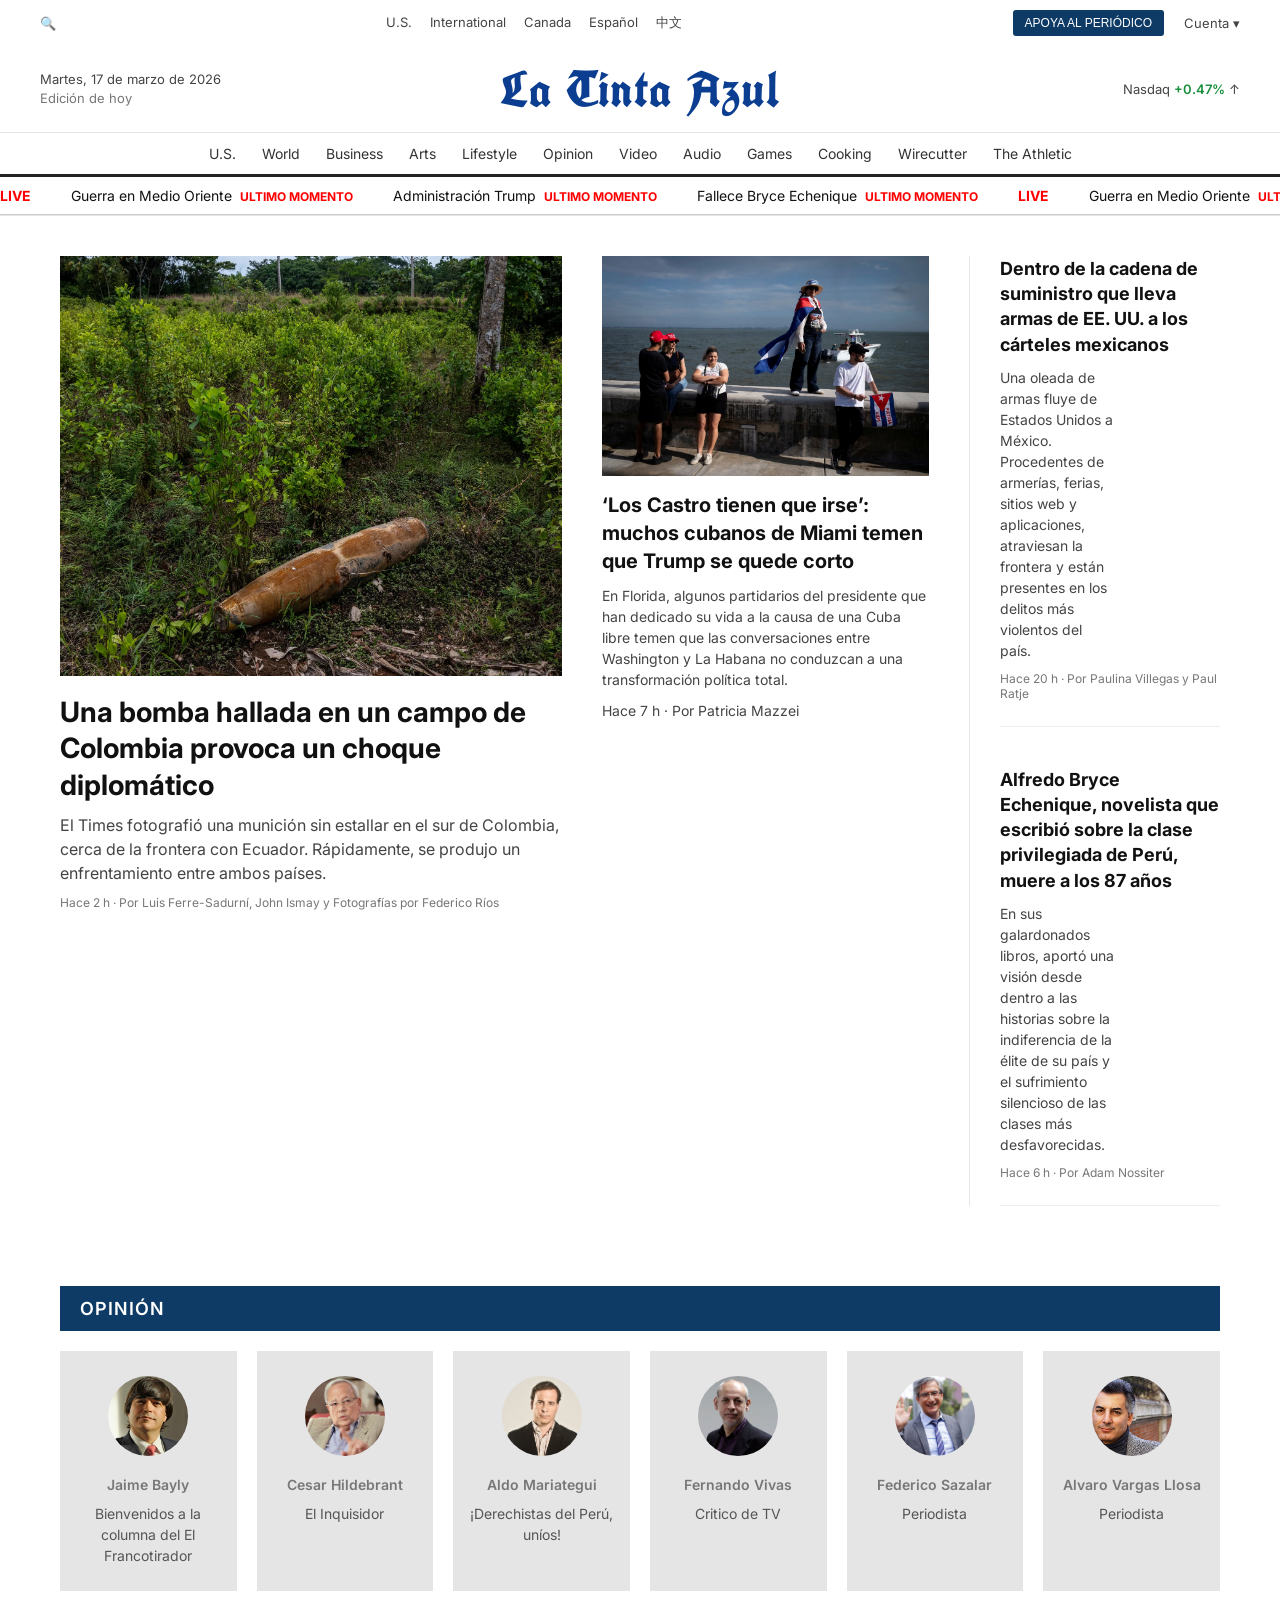
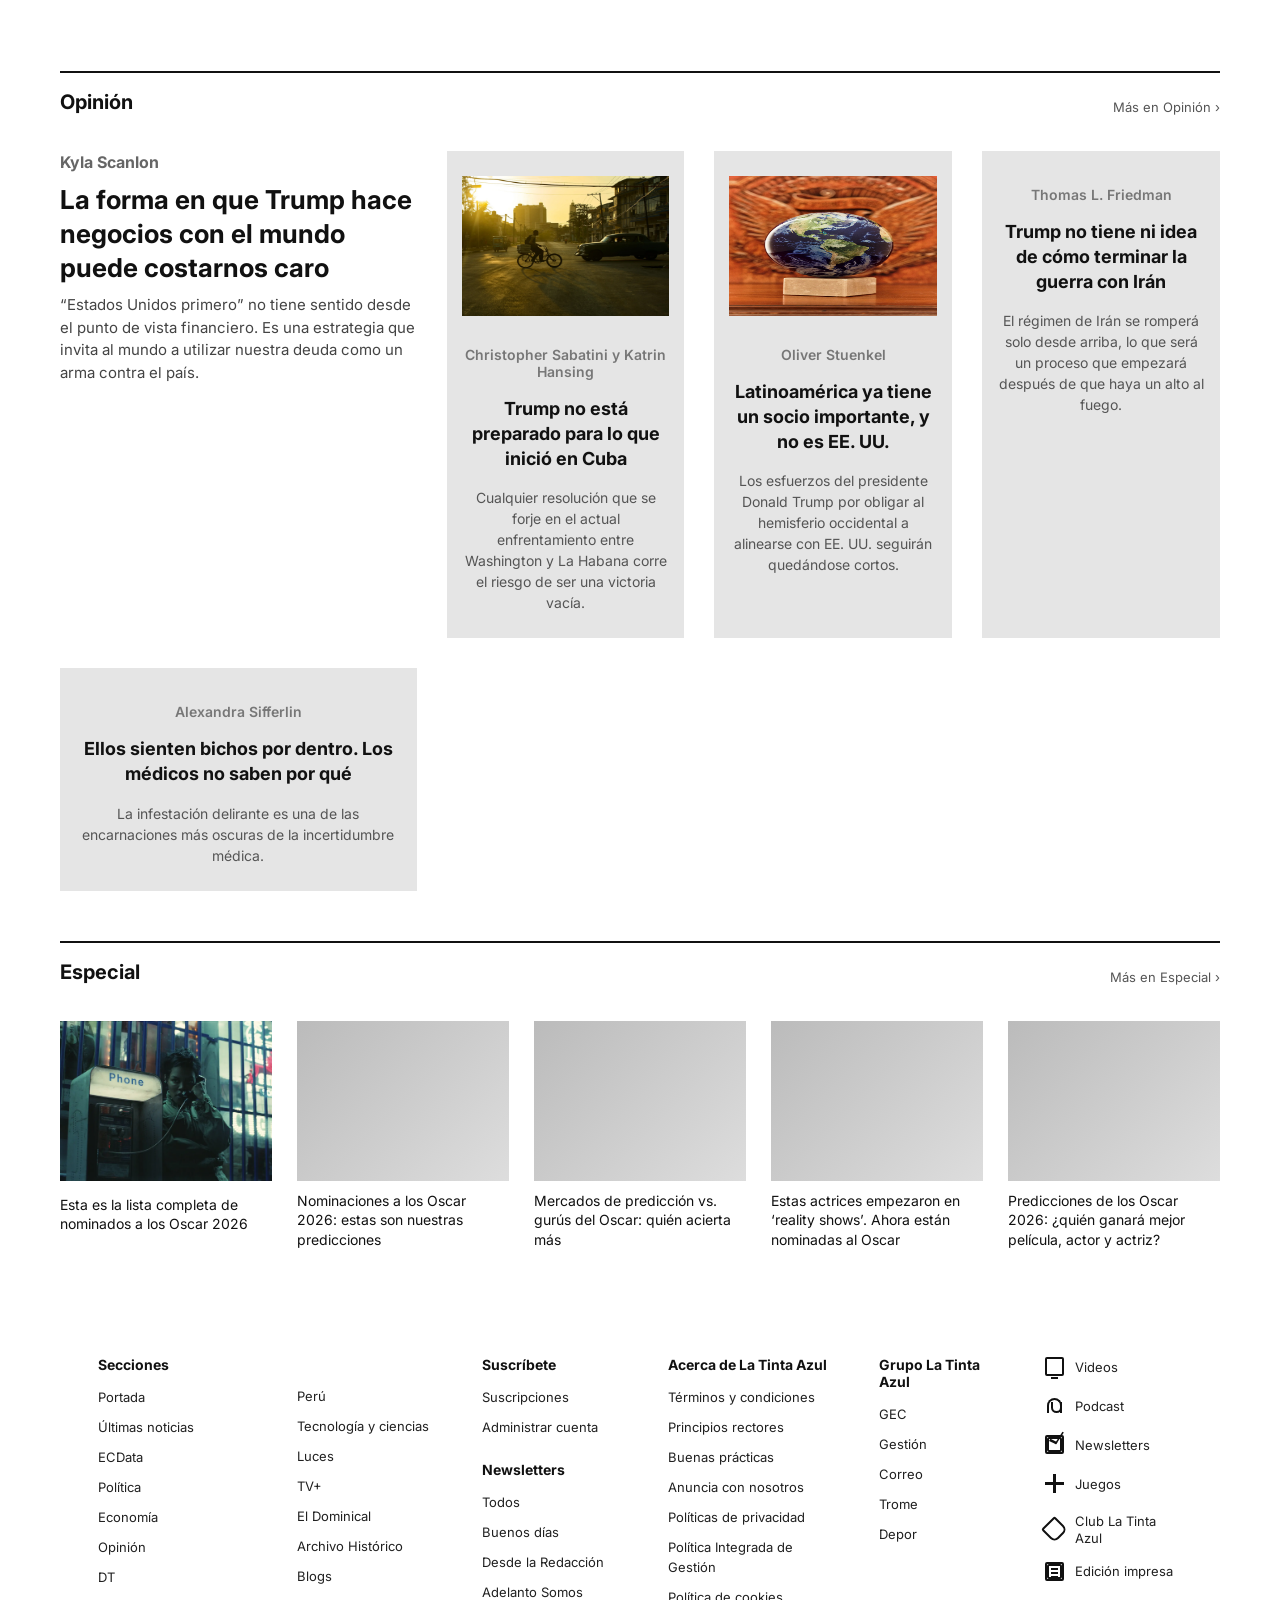
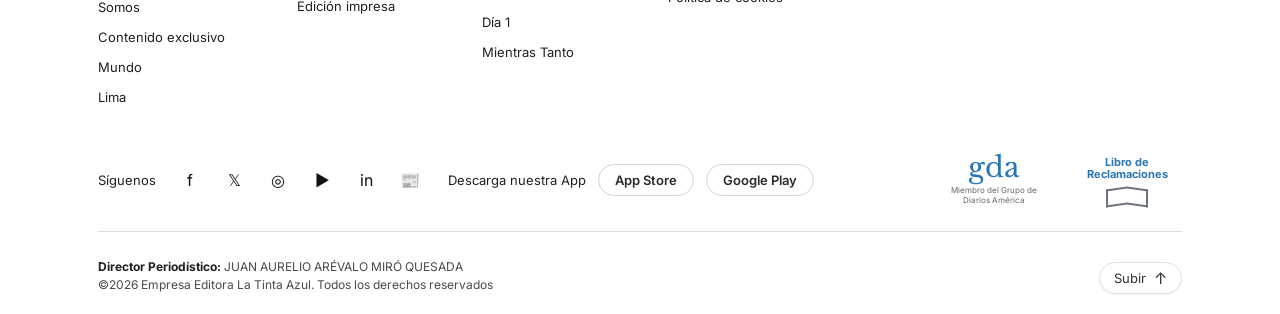
<file: index.html>
<!DOCTYPE html>
<html lang="es">
<head>
<meta charset="UTF-8">
<meta name="viewport" content="width=device-width, initial-scale=1.0">
<title>La Tinta Azul</title>

<link rel="stylesheet" href="css/tintaazul.css">

<link href="https://fonts.googleapis.com/css2?family=UnifrakturCook:wght@700&family=Libre+Baskerville:wght@400;700&family=Inter:wght@400;500;600&display=swap" rel="stylesheet">
</head>

<body>

<header class="header">

<!-- TOP BAR -->

<div class="topbar">

<div class="top-left">
<span class="search">🔍</span>
</div>

<div class="top-center">
<nav class="region-nav">
<a href="#">U.S.</a>
<a href="#">International</a>
<a href="#">Canada</a>
<a href="#">Español</a>
<a href="#">中文</a>
</nav>
</div>

<div class="top-right">
<button class="subscribe">APOYA AL PERIÓDICO</button>
<span class="account">Cuenta ▾</span>
</div>

</div>


<!-- LOGO ROW -->

<div class="logo-row">

<div class="date-info">
<p>Martes, 17 de marzo de 2026</p>
<p class="paper">Edición de hoy</p>
</div>

<div class="logo">
La Tinta Azul
</div>

<div class="market">
Nasdaq <span class="positive">+0.47%</span> ↑
</div>

</div>


<!-- NAV PRINCIPAL -->

<nav class="main-nav">

<a href="#">U.S.</a>
<a href="#">World</a>
<a href="#">Business</a>
<a href="#">Arts</a>
<a href="#">Lifestyle</a>
<a href="#">Opinion</a>
<a href="#">Video</a>
<a href="#">Audio</a>
<a href="#">Games</a>
<a href="#">Cooking</a>
<a href="#">Wirecutter</a>
<a href="#">The Athletic</a>

</nav>


<!-- LIVE MARQUEE -->

<div class="live-bar">

<div class="marquee">

<div class="marquee-content">

<span class="live">LIVE</span>
<span>Guerra en Medio Oriente <b>ULTIMO MOMENTO</b></span>
<span>Administración Trump <b>ULTIMO MOMENTO</b></span>
<span>Fallece Bryce Echenique <b>ULTIMO MOMENTO</b></span>

<span class="live">LIVE</span>
<span>Guerra en Medio Oriente <b>ULTIMO MOMENTO</b></span>
<span>Administración Trump <b>ULTIMO MOMENTO</b></span>
<span>Fallece Bryce Echenique <b>ULTIMO MOMENTO</b></span>

</div>

</div>

</div>

</header>

<main class="news-container">

<!-- COLUMNA PRINCIPAL -->

<section class="main-story">

<img src="imagenes/17int-colombia-bomb-01-jbvw-superJumbo.webp" class="image large">

<h1>
Una bomba hallada en un campo de Colombia provoca un choque diplomático
</h1>

<p class="summary">
El Times fotografió una munición sin estallar en el sur de Colombia, cerca de la frontera con Ecuador. Rápidamente, se produjo un enfrentamiento entre ambos países.
</p>

<p class="meta">
Hace 2 h · Por Luis Ferre-Sadurní, John Ismay y Fotografías por Federico Ríos
</p>

</section>



<!-- COLUMNA MEDIA -->

<section class="middle-story">

<img src="imagenes/17nat-miami-cubans-twlf-superJumbo.webp" class="image medium"></div>

<h2>
‘Los Castro tienen que irse’: muchos cubanos de Miami temen que Trump se quede corto
</h2>

<p>
En Florida, algunos partidarios del presidente que han dedicado su vida a la causa de una Cuba libre temen que las conversaciones entre Washington y La Habana no conduzcan a una transformación política total.
</p>

<p class="meta">
Hace 7 h · Por Patricia Mazzei
</p>

</section>



<!-- COLUMNA DERECHA -->

<section class="side-column">

<article class="side-story">

<h3>
Dentro de la cadena de suministro que lleva armas de EE. UU. a los cárteles mexicanos
</h3>

<div class="side-grid">

<p>
Una oleada de armas fluye de Estados Unidos a México. Procedentes de armerías, ferias, sitios web y aplicaciones, atraviesan la frontera y están presentes en los delitos más violentos del país.
</p>

<div class="image small"></div>

</div>

<p class="meta">
Hace 20 h · Por Paulina Villegas y Paul Ratje
</p>

</article>



<article class="side-story">

<h3>
Alfredo Bryce Echenique, novelista que escribió sobre la clase privilegiada de Perú, muere a los 87 años
</h3>

<div class="side-grid">

<p>
En sus galardonados libros, aportó una visión desde dentro a las historias sobre la indiferencia de la élite de su país y el sufrimiento silencioso de las clases más desfavorecidas.
</p>

<div class="image small"></div>

</div>

<p class="meta">
Hace 6 h · Por Adam Nossiter
</p>

</article>

</section>

</main>

<section class="opinion-section">

<div class="opinion-header">
OPINIÓN
</div>

<div class="opinion-grid">

<!-- OPINION 1 -->
<article class="opinion-card">

<div class="avatar"><img src="imagenes/jaime-bayly-1920-4.jpg" alt="Autor"></div>

<h4>Jaime Bayly</h4>

<p>Bienvenidos a la columna del El Francotirador</p>

</article>


<!-- OPINION 2 -->
<article class="opinion-card">

<div class="avatar"><img src="imagenes/cesar.jpg" alt="Autor"></div>

<h4>Cesar Hildebrant</h4>

<p>El Inquisidor</p>

</article>


<!-- OPINION 3 -->
<article class="opinion-card">

<div class="avatar"><img src="imagenes/aldomariateg.jpg" alt="Autor"></div>

<h4>Aldo Mariategui</h4>

<p>¡Derechistas del Perú, uníos!</p>

</article>


<!-- OPINION 4 -->
<article class="opinion-card">

<div class="avatar"><img src="imagenes/Fernando-Vivas-Abridora.jpg"></div>

<h4>Fernando Vivas</h4>

<p>Critico de TV</p>

</article>


<!-- OPINION 5 -->
<article class="opinion-card">

<div class="avatar"><img src="imagenes/federico salazar.jpg"></div>

<h4>Federico Sazalar</h4>

<p>Periodista</p>

</article>


<!-- OPINION 6 -->
<article class="opinion-card">

<div class="avatar"><img src="imagenes/AVLL.jpg"></div>

<h4>Alvaro Vargas Llosa</h4>

<p>Periodista</p>

</article>

</div>

</section>


<main class="page">

<!-- OPINIÓN -->

<section class="section">

<div class="section-header">
<h2>Opinión</h2>
<a href="#">Más en Opinión ›</a>
</div>

<div class="opinion-layout">

<!-- ARTÍCULO GRANDE -->

<article class="opinion-main">

<h3>Kyla Scanlon</h3>

<h1>
La forma en que Trump hace negocios con el mundo puede costarnos caro
</h1>

<p>
“Estados Unidos primero” no tiene sentido desde el punto de vista financiero. Es una estrategia que invita al mundo a utilizar nuestra deuda como un arma contra el país.
</p>

</article>


<!-- ARTÍCULO 2 -->

<article class="opinion-card">

<img src="imagenes/Carros.webp" class="img img-square" alt="Opinion">

<h4>Christopher Sabatini y Katrin Hansing</h4>

<h3>
Trump no está preparado para lo que inició en Cuba
</h3>

<p>
Cualquier resolución que se forje en el actual enfrentamiento entre Washington y La Habana corre el riesgo de ser una victoria vacía.
</p>

</article>


<!-- ARTÍCULO 3 -->

<article class="opinion-card">

<img src="imagenes/planeta.webp" class="img img-square" alt="Opinion">

<h4>Oliver Stuenkel</h4>

<h3>
Latinoamérica ya tiene un socio importante, y no es EE. UU.
</h3>

<p>
Los esfuerzos del presidente Donald Trump por obligar al hemisferio occidental a alinearse con EE. UU. seguirán quedándose cortos.
</p>

</article>


<!-- ARTÍCULO 4 -->

<article class="opinion-card">

<h4>Thomas L. Friedman</h4>

<h3>
Trump no tiene ni idea de cómo terminar la guerra con Irán
</h3>

<p>
El régimen de Irán se romperá solo desde arriba, lo que será un proceso que empezará después de que haya un alto al fuego.
</p>

</article>


<!-- ARTÍCULO 5 -->

<article class="opinion-card">

<h4>Alexandra Sifferlin</h4>

<h3>
Ellos sienten bichos por dentro. Los médicos no saben por qué
</h3>

<p>
La infestación delirante es una de las encarnaciones más oscuras de la incertidumbre médica.
</p>

</article>

</div>

</section>



<!-- ESPECIAL -->

<section class="section">

<div class="section-header">
<h2>Especial</h2>
<a href="#">Más en Especial ›</a>
</div>

<div class="special-grid">

<article class="special-card">
<img src="imagenes/25cul-onebattle-review-qlpv-jumbo.webp" class="img img-rect" alt="News">
<p>Esta es la lista completa de nominados a los Oscar 2026</p>
</article>

<article class="special-card">
<div class="img img-rect"></div>
<p>Nominaciones a los Oscar 2026: estas son nuestras predicciones</p>
</article>

<article class="special-card">
<div class="img img-rect"></div>
<p>Mercados de predicción vs. gurús del Oscar: quién acierta más</p>
</article>

<article class="special-card">
<div class="img img-rect"></div>
<p>Estas actrices empezaron en ‘reality shows’. Ahora están nominadas al Oscar</p>
</article>

<article class="special-card">
<div class="img img-rect"></div>
<p>Predicciones de los Oscar 2026: ¿quién ganará mejor película, actor y actriz?</p>
</article>

</div>

</section>

</main>

<footer class="site-footer">

    <div class="footer-top">

      <div class="footer-links-grid">
        <div class="footer-col">
          <h3>Secciones</h3>
          <ul>
            <li><a href="#">Portada</a></li>
            <li><a href="#">Últimas noticias</a></li>
            <li><a href="#">ECData</a></li>
            <li><a href="#">Política</a></li>
            <li><a href="#">Economía</a></li>
            <li><a href="#">Opinión</a></li>
            <li><a href="#">DT</a></li>
            <li><a href="#">Somos</a></li>
            <li><a href="#">Contenido exclusivo</a></li>
            <li><a href="#">Mundo</a></li>
            <li><a href="#">Lima</a></li>
          </ul>
        </div>

        <div class="footer-col footer-col-spacer">
          <ul class="push-down">
            <li><a href="#">Perú</a></li>
            <li><a href="#">Tecnología y ciencias</a></li>
            <li><a href="#">Luces</a></li>
            <li><a href="#">TV+</a></li>
            <li><a href="#">El Dominical</a></li>
            <li><a href="#">Archivo Histórico</a></li>
            <li><a href="#">Blogs</a></li>
            <li><a href="#">Edición impresa</a></li>
          </ul>
        </div>

        <div class="footer-col">
          <h3>Suscríbete</h3>
          <ul>
            <li><a href="#">Suscripciones</a></li>
            <li><a href="#">Administrar cuenta</a></li>
          </ul>

          <h3 class="subheading">Newsletters</h3>
          <ul>
            <li><a href="#">Todos</a></li>
            <li><a href="#">Buenos días</a></li>
            <li><a href="#">Desde la Redacción</a></li>
            <li><a href="#">Adelanto Somos</a></li>
            <li><a href="#">Día 1</a></li>
            <li><a href="#">Mientras Tanto</a></li>
          </ul>
        </div>

        <div class="footer-col">
          <h3>Acerca de La Tinta Azul</h3>
          <ul>
            <li><a href="#">Términos y condiciones</a></li>
            <li><a href="#">Principios rectores</a></li>
            <li><a href="#">Buenas prácticas</a></li>
            <li><a href="#">Anuncia con nosotros</a></li>
            <li><a href="#">Políticas de privacidad</a></li>
            <li><a href="#">Política Integrada de Gestión</a></li>
            <li><a href="#">Política de cookies</a></li>
          </ul>
        </div>

        <div class="footer-col">
          <h3>Grupo La Tinta Azul</h3>
          <ul>
            <li><a href="#">GEC</a></li>
            <li><a href="#">Gestión</a></li>
            <li><a href="#">Correo</a></li>
            <li><a href="#">Trome</a></li>
            <li><a href="#">Depor</a></li>
          </ul>
        </div>

        <div class="footer-col footer-services">
          <ul class="services-list">
            <li><a href="#"><span class="service-icon icon-screen"></span>Videos</a></li>
            <li><a href="#"><span class="service-icon icon-podcast"></span>Podcast</a></li>
            <li><a href="#"><span class="service-icon icon-mail"></span>Newsletters</a></li>
            <li><a href="#"><span class="service-icon icon-game"></span>Juegos</a></li>
            <li><a href="#"><span class="service-icon icon-tag"></span>Club La Tinta Azul</a></li>
            <li><a href="#"><span class="service-icon icon-paper"></span>Edición impresa</a></li>
          </ul>
        </div>
      </div>

      <div class="footer-social-row">
        <div class="social-block">
          <span class="social-label">Síguenos</span>

          <a href="#" class="social-icon">f</a>
          <a href="#" class="social-icon">𝕏</a>
          <a href="#" class="social-icon">◎</a>
          <a href="#" class="social-icon">▶</a>
          <a href="#" class="social-icon">in</a>
          <a href="#" class="social-icon">📰</a>
        </div>

        <div class="apps-block">
          <span class="app-text">Descarga nuestra App</span>
          <a href="#" class="store-btn">App Store</a>
          <a href="#" class="store-btn">Google Play</a>
        </div>

        <div class="badges-block">
          <div class="badge badge-gda">
            <span class="badge-big">gda</span>
            <span class="badge-small">Miembro del Grupo de Diarios América</span>
          </div>

          <div class="badge badge-book">
            <span class="badge-title">Libro de</span>
            <span class="badge-title">Reclamaciones</span>
            <span class="book-shape"></span>
          </div>
        </div>
      </div>

    </div>

    <div class="footer-bottom">
      <div class="footer-legal">
        <p><strong>Director Periodístico:</strong> JUAN AURELIO ARÉVALO MIRÓ QUESADA</p>
        <p>©2026 Empresa Editora La Tinta Azul. Todos los derechos reservados</p>
      </div>

      <a href="#" class="back-top">
        Subir
        <span class="back-top-arrow">↑</span>
      </a>
    </div>

  </footer>

</body>
</html>
</file>
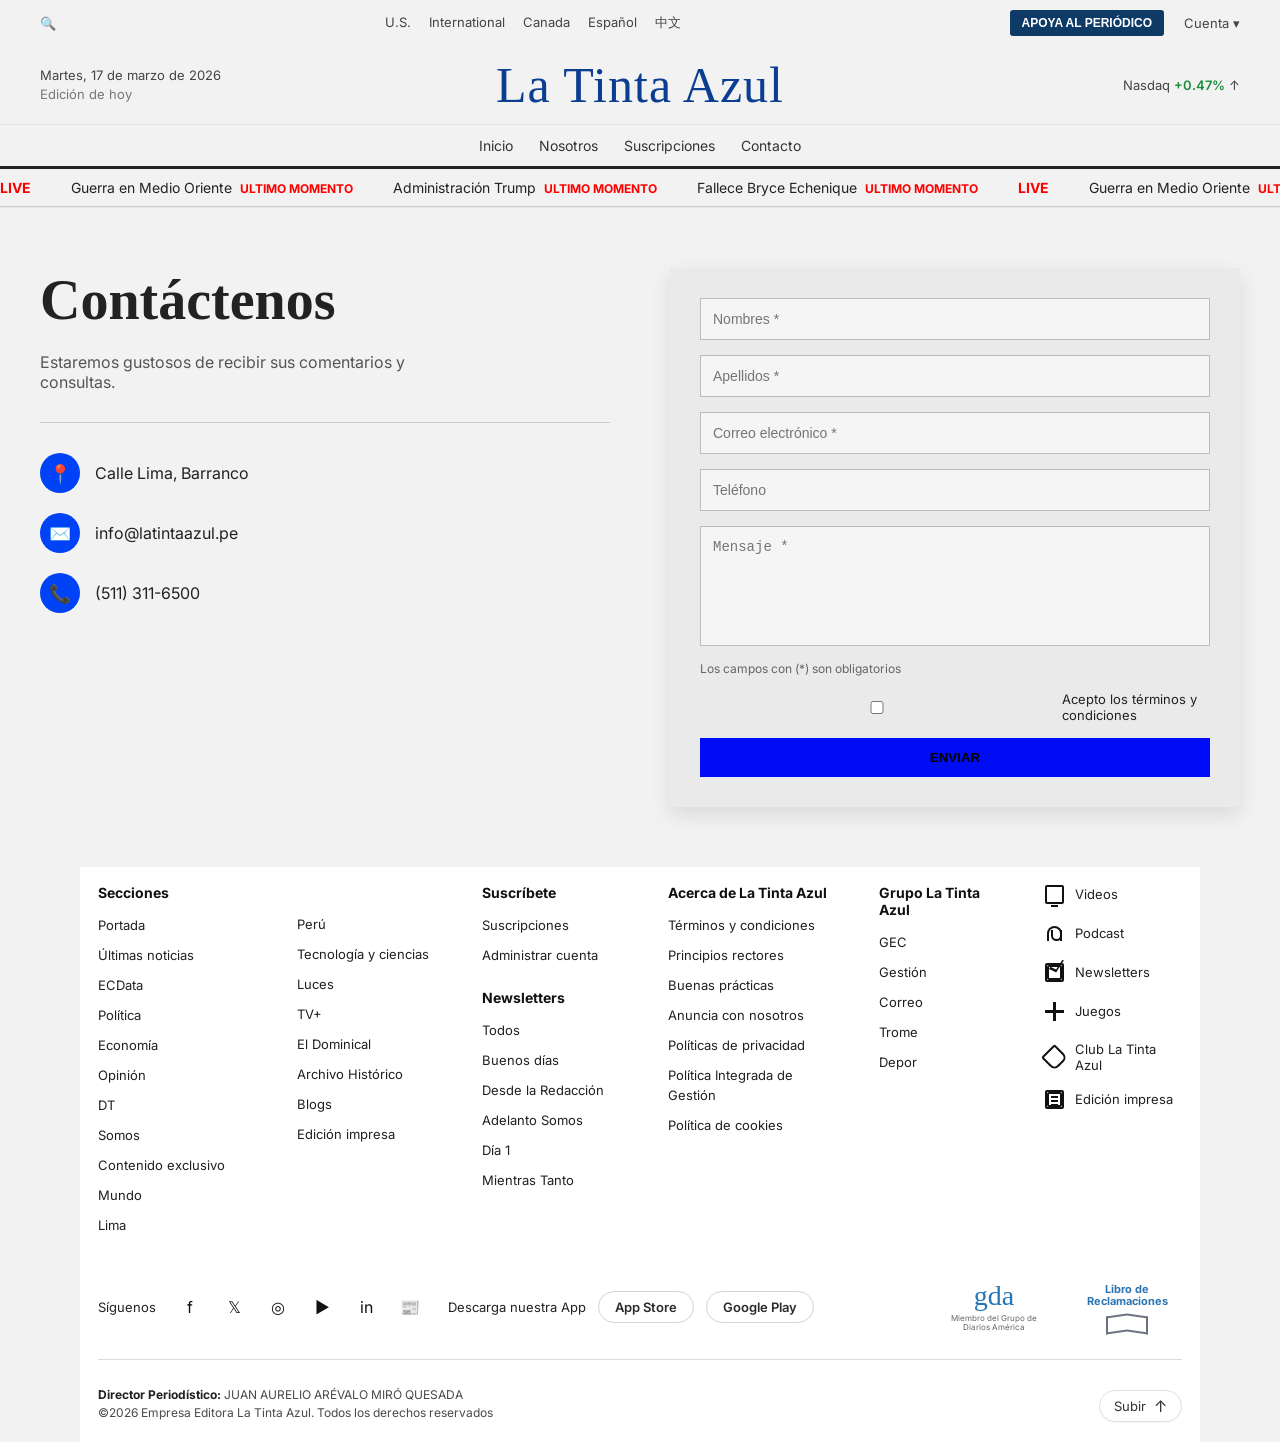
<file: contacto.html>
<!DOCTYPE html>
<html lang="es">
<head>
<meta charset="UTF-8">
<meta name="viewport" content="width=device-width, initial-scale=1.0">
<title>La Tinta Azul | Quiénes Somos</title>

<link rel="stylesheet" href="css/contacto.css">

<link href="https://fonts.googleapis.com/css2?family=Inter:wght@400;500;600&display=swap" rel="stylesheet">

</head>

<body>

<header class="header">

<!-- TOP BAR -->

<div class="topbar">

<div class="top-left">
<span class="search">🔍</span>
</div>

<div class="top-center">
<nav class="region-nav">
<a href="#">U.S.</a>
<a href="#">International</a>
<a href="#">Canada</a>
<a href="#">Español</a>
<a href="#">中文</a>
</nav>
</div>

<div class="top-right">
<button class="subscribe">APOYA AL PERIÓDICO</button>
<span class="account">Cuenta ▾</span>
</div>

</div>


<!-- LOGO ROW -->

<div class="logo-row">

<div class="date-info">
<p>Martes, 17 de marzo de 2026</p>
<p class="paper">Edición de hoy</p>
</div>

<div class="logo">
La Tinta Azul
</div>

<div class="market">
Nasdaq <span class="positive">+0.47%</span> ↑
</div>

</div>


<!-- NAV PRINCIPAL -->

<nav class="main-nav">

<a href="index.html">Inicio</a>
<a href="sobre-nosotros.html">Nosotros</a>
<a href="suscripciones.html">Suscripciones</a>
<a href="contacto.html">Contacto</a>

</nav>


<!-- LIVE MARQUEE -->

<div class="live-bar">

<div class="marquee">

<div class="marquee-content">

<span class="live">LIVE</span>
<span>Guerra en Medio Oriente <b>ULTIMO MOMENTO</b></span>
<span>Administración Trump <b>ULTIMO MOMENTO</b></span>
<span>Fallece Bryce Echenique <b>ULTIMO MOMENTO</b></span>

<span class="live">LIVE</span>
<span>Guerra en Medio Oriente <b>ULTIMO MOMENTO</b></span>
<span>Administración Trump <b>ULTIMO MOMENTO</b></span>
<span>Fallece Bryce Echenique <b>ULTIMO MOMENTO</b></span>

</div>

</div>

</div>

</header>


<section class="contact-section">

<div class="contact-container">

<!-- IZQUIERDA -->

<div class="contact-info">

<h1>Contáctenos</h1>

<p class="contact-text">
Estaremos gustosos de recibir sus comentarios y consultas.
</p>

<div class="divider"></div>

<div class="contact-item">
<div class="icon">📍</div>
<p>Calle Lima, Barranco</p>
</div>

<div class="contact-item">
<div class="icon">✉️</div>
<p>info@latintaazul.pe</p>
</div>

<div class="contact-item">
<div class="icon">📞</div>
<p>(511) 311-6500</p>
</div>

</div>


<!-- DERECHA -->

<div class="contact-form">

<form>

<input type="text" placeholder="Nombres *" required>
<input type="text" placeholder="Apellidos *" required>
<input type="email" placeholder="Correo electrónico *" required>
<input type="text" placeholder="Teléfono">

<textarea placeholder="Mensaje *" required></textarea>

<p class="note">Los campos con (*) son obligatorios</p>

<label class="checkbox">
<input type="checkbox">
Acepto los términos y condiciones
</label>

<button type="submit">ENVIAR</button>

</form>

</div>

</div>

</section>


<footer class="site-footer">

    <div class="footer-top">

      <div class="footer-links-grid">
        <div class="footer-col">
          <h3>Secciones</h3>
          <ul>
            <li><a href="#">Portada</a></li>
            <li><a href="#">Últimas noticias</a></li>
            <li><a href="#">ECData</a></li>
            <li><a href="#">Política</a></li>
            <li><a href="#">Economía</a></li>
            <li><a href="#">Opinión</a></li>
            <li><a href="#">DT</a></li>
            <li><a href="#">Somos</a></li>
            <li><a href="#">Contenido exclusivo</a></li>
            <li><a href="#">Mundo</a></li>
            <li><a href="#">Lima</a></li>
          </ul>
        </div>

        <div class="footer-col footer-col-spacer">
          <ul class="push-down">
            <li><a href="#">Perú</a></li>
            <li><a href="#">Tecnología y ciencias</a></li>
            <li><a href="#">Luces</a></li>
            <li><a href="#">TV+</a></li>
            <li><a href="#">El Dominical</a></li>
            <li><a href="#">Archivo Histórico</a></li>
            <li><a href="#">Blogs</a></li>
            <li><a href="#">Edición impresa</a></li>
          </ul>
        </div>

        <div class="footer-col">
          <h3>Suscríbete</h3>
          <ul>
            <li><a href="#">Suscripciones</a></li>
            <li><a href="#">Administrar cuenta</a></li>
          </ul>

          <h3 class="subheading">Newsletters</h3>
          <ul>
            <li><a href="#">Todos</a></li>
            <li><a href="#">Buenos días</a></li>
            <li><a href="#">Desde la Redacción</a></li>
            <li><a href="#">Adelanto Somos</a></li>
            <li><a href="#">Día 1</a></li>
            <li><a href="#">Mientras Tanto</a></li>
          </ul>
        </div>

        <div class="footer-col">
          <h3>Acerca de La Tinta Azul</h3>
          <ul>
            <li><a href="#">Términos y condiciones</a></li>
            <li><a href="#">Principios rectores</a></li>
            <li><a href="#">Buenas prácticas</a></li>
            <li><a href="#">Anuncia con nosotros</a></li>
            <li><a href="#">Políticas de privacidad</a></li>
            <li><a href="#">Política Integrada de Gestión</a></li>
            <li><a href="#">Política de cookies</a></li>
          </ul>
        </div>

        <div class="footer-col">
          <h3>Grupo La Tinta Azul</h3>
          <ul>
            <li><a href="#">GEC</a></li>
            <li><a href="#">Gestión</a></li>
            <li><a href="#">Correo</a></li>
            <li><a href="#">Trome</a></li>
            <li><a href="#">Depor</a></li>
          </ul>
        </div>

        <div class="footer-col footer-services">
          <ul class="services-list">
            <li><a href="#"><span class="service-icon icon-screen"></span>Videos</a></li>
            <li><a href="#"><span class="service-icon icon-podcast"></span>Podcast</a></li>
            <li><a href="#"><span class="service-icon icon-mail"></span>Newsletters</a></li>
            <li><a href="#"><span class="service-icon icon-game"></span>Juegos</a></li>
            <li><a href="#"><span class="service-icon icon-tag"></span>Club La Tinta Azul</a></li>
            <li><a href="#"><span class="service-icon icon-paper"></span>Edición impresa</a></li>
          </ul>
        </div>
      </div>

      <div class="footer-social-row">
        <div class="social-block">
          <span class="social-label">Síguenos</span>

          <a href="#" class="social-icon">f</a>
          <a href="#" class="social-icon">𝕏</a>
          <a href="#" class="social-icon">◎</a>
          <a href="#" class="social-icon">▶</a>
          <a href="#" class="social-icon">in</a>
          <a href="#" class="social-icon">📰</a>
        </div>

        <div class="apps-block">
          <span class="app-text">Descarga nuestra App</span>
          <a href="#" class="store-btn">App Store</a>
          <a href="#" class="store-btn">Google Play</a>
        </div>

        <div class="badges-block">
          <div class="badge badge-gda">
            <span class="badge-big">gda</span>
            <span class="badge-small">Miembro del Grupo de Diarios América</span>
          </div>

          <div class="badge badge-book">
            <span class="badge-title">Libro de</span>
            <span class="badge-title">Reclamaciones</span>
            <span class="book-shape"></span>
          </div>
        </div>
      </div>

    </div>

    <div class="footer-bottom">
      <div class="footer-legal">
        <p><strong>Director Periodístico:</strong> JUAN AURELIO ARÉVALO MIRÓ QUESADA</p>
        <p>©2026 Empresa Editora La Tinta Azul. Todos los derechos reservados</p>
      </div>

      <a href="#" class="back-top">
        Subir
        <span class="back-top-arrow">↑</span>
      </a>
    </div>

  </footer>


</body>
</html>
</file>
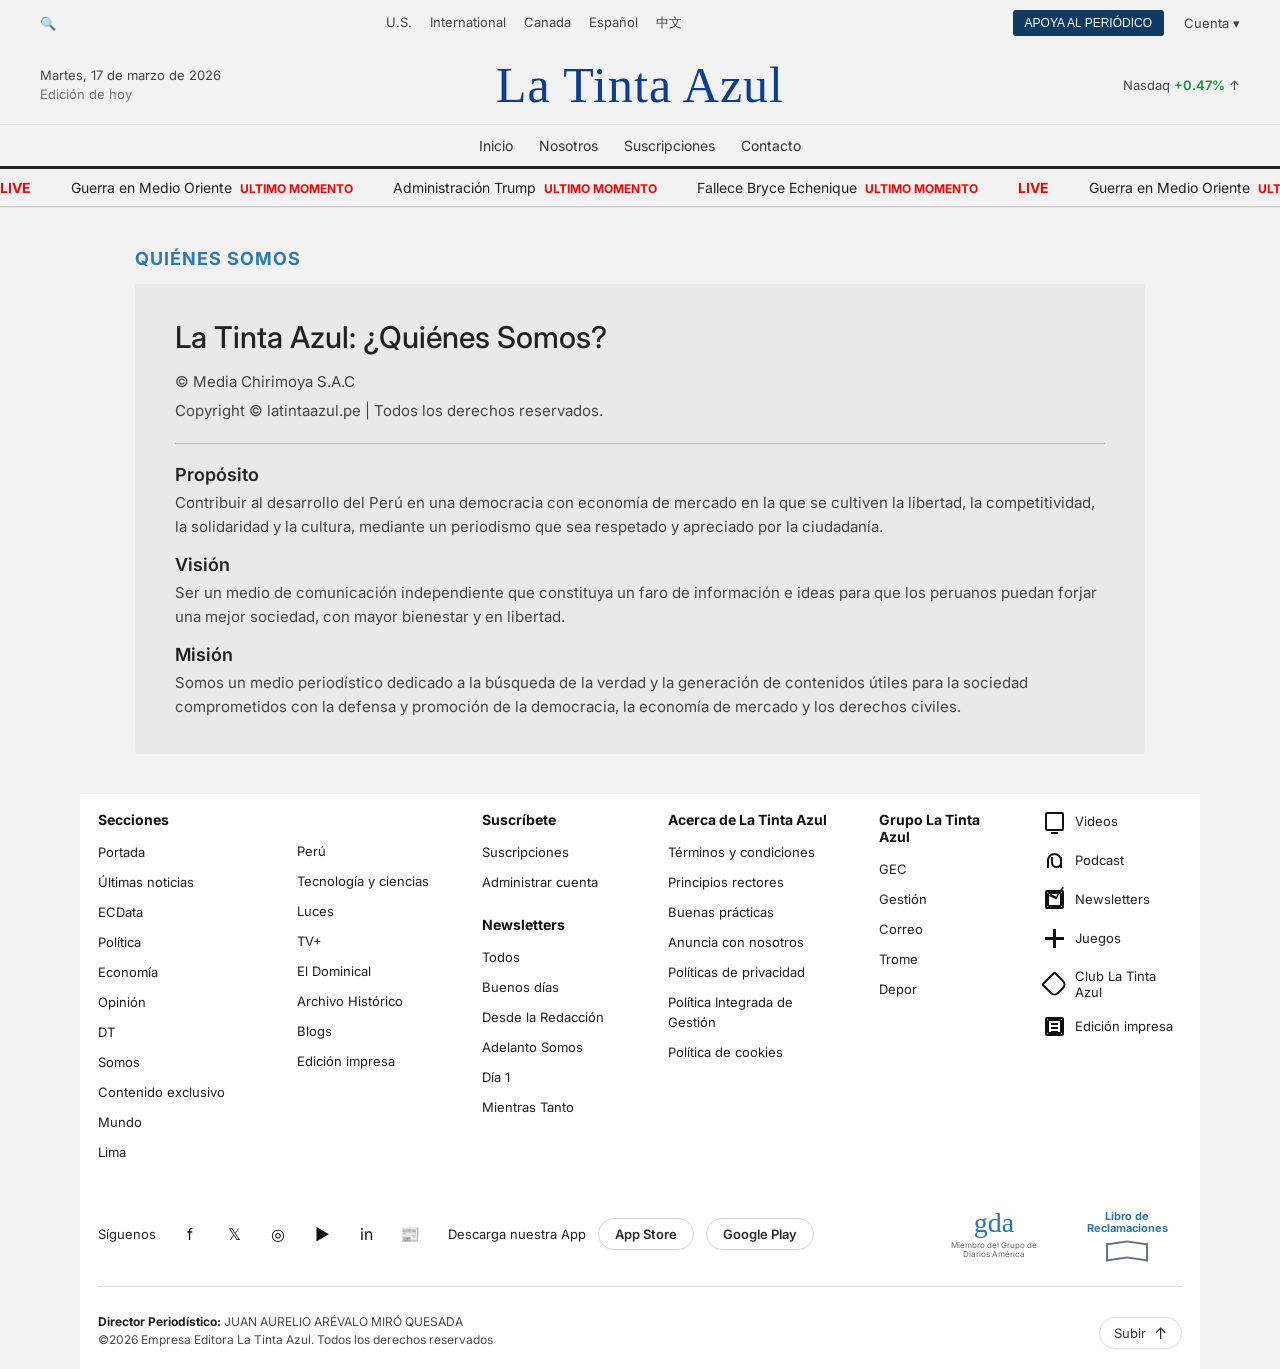
<file: sobre-nosotros.html>
<!DOCTYPE html>
<html lang="es">
<head>
<meta charset="UTF-8">
<meta name="viewport" content="width=device-width, initial-scale=1.0">
<title>La Tinta Azul | Quiénes Somos</title>

<link rel="stylesheet" href="css/sobre-nosotros.css">

<link href="https://fonts.googleapis.com/css2?family=Inter:wght@400;500;600&display=swap" rel="stylesheet">

</head>

<body>

<header class="header">

<!-- TOP BAR -->

<div class="topbar">

<div class="top-left">
<span class="search">🔍</span>
</div>

<div class="top-center">
<nav class="region-nav">
<a href="#">U.S.</a>
<a href="#">International</a>
<a href="#">Canada</a>
<a href="#">Español</a>
<a href="#">中文</a>
</nav>
</div>

<div class="top-right">
<button class="subscribe">APOYA AL PERIÓDICO</button>
<span class="account">Cuenta ▾</span>
</div>

</div>


<!-- LOGO ROW -->

<div class="logo-row">

<div class="date-info">
<p>Martes, 17 de marzo de 2026</p>
<p class="paper">Edición de hoy</p>
</div>

<div class="logo">
La Tinta Azul
</div>

<div class="market">
Nasdaq <span class="positive">+0.47%</span> ↑
</div>

</div>


<!-- NAV PRINCIPAL -->

<nav class="main-nav">

<a href="index.html">Inicio</a>
<a href="sobre-nosotros.html">Nosotros</a>
<a href="suscripciones.html">Suscripciones</a>
<a href="contacto.html">Contacto</a>

</nav>


<!-- LIVE MARQUEE -->

<div class="live-bar">

<div class="marquee">

<div class="marquee-content">

<span class="live">LIVE</span>
<span>Guerra en Medio Oriente <b>ULTIMO MOMENTO</b></span>
<span>Administración Trump <b>ULTIMO MOMENTO</b></span>
<span>Fallece Bryce Echenique <b>ULTIMO MOMENTO</b></span>

<span class="live">LIVE</span>
<span>Guerra en Medio Oriente <b>ULTIMO MOMENTO</b></span>
<span>Administración Trump <b>ULTIMO MOMENTO</b></span>
<span>Fallece Bryce Echenique <b>ULTIMO MOMENTO</b></span>

</div>

</div>

</div>

</header>


<main class="about-container">

<h2 class="section-title">QUIÉNES SOMOS</h2>

<div class="about-card">

<h1>La Tinta Azul: ¿Quiénes Somos?</h1>

<p class="copyright">
© Media Chirimoya S.A.C
</p>

<p class="copyright">
Copyright © latintaazul.pe | Todos los derechos reservados.
</p>

<hr>

<h3>Propósito</h3>

<p>
Contribuir al desarrollo del Perú en una democracia con economía de mercado en la que se cultiven la libertad, la competitividad, la solidaridad y la cultura, mediante un periodismo que sea respetado y apreciado por la ciudadanía.
</p>

<h3>Visión</h3>

<p>
Ser un medio de comunicación independiente que constituya un faro de información e ideas para que los peruanos puedan forjar una mejor sociedad, con mayor bienestar y en libertad.
</p>

<h3>Misión</h3>

<p>
Somos un medio periodístico dedicado a la búsqueda de la verdad y la generación de contenidos útiles para la sociedad comprometidos con la defensa y promoción de la democracia, la economía de mercado y los derechos civiles.
</p>

</div>

</main>

<footer class="site-footer">

    <div class="footer-top">

      <div class="footer-links-grid">
        <div class="footer-col">
          <h3>Secciones</h3>
          <ul>
            <li><a href="#">Portada</a></li>
            <li><a href="#">Últimas noticias</a></li>
            <li><a href="#">ECData</a></li>
            <li><a href="#">Política</a></li>
            <li><a href="#">Economía</a></li>
            <li><a href="#">Opinión</a></li>
            <li><a href="#">DT</a></li>
            <li><a href="#">Somos</a></li>
            <li><a href="#">Contenido exclusivo</a></li>
            <li><a href="#">Mundo</a></li>
            <li><a href="#">Lima</a></li>
          </ul>
        </div>

        <div class="footer-col footer-col-spacer">
          <ul class="push-down">
            <li><a href="#">Perú</a></li>
            <li><a href="#">Tecnología y ciencias</a></li>
            <li><a href="#">Luces</a></li>
            <li><a href="#">TV+</a></li>
            <li><a href="#">El Dominical</a></li>
            <li><a href="#">Archivo Histórico</a></li>
            <li><a href="#">Blogs</a></li>
            <li><a href="#">Edición impresa</a></li>
          </ul>
        </div>

        <div class="footer-col">
          <h3>Suscríbete</h3>
          <ul>
            <li><a href="#">Suscripciones</a></li>
            <li><a href="#">Administrar cuenta</a></li>
          </ul>

          <h3 class="subheading">Newsletters</h3>
          <ul>
            <li><a href="#">Todos</a></li>
            <li><a href="#">Buenos días</a></li>
            <li><a href="#">Desde la Redacción</a></li>
            <li><a href="#">Adelanto Somos</a></li>
            <li><a href="#">Día 1</a></li>
            <li><a href="#">Mientras Tanto</a></li>
          </ul>
        </div>

        <div class="footer-col">
          <h3>Acerca de La Tinta Azul</h3>
          <ul>
            <li><a href="#">Términos y condiciones</a></li>
            <li><a href="#">Principios rectores</a></li>
            <li><a href="#">Buenas prácticas</a></li>
            <li><a href="#">Anuncia con nosotros</a></li>
            <li><a href="#">Políticas de privacidad</a></li>
            <li><a href="#">Política Integrada de Gestión</a></li>
            <li><a href="#">Política de cookies</a></li>
          </ul>
        </div>

        <div class="footer-col">
          <h3>Grupo La Tinta Azul</h3>
          <ul>
            <li><a href="#">GEC</a></li>
            <li><a href="#">Gestión</a></li>
            <li><a href="#">Correo</a></li>
            <li><a href="#">Trome</a></li>
            <li><a href="#">Depor</a></li>
          </ul>
        </div>

        <div class="footer-col footer-services">
          <ul class="services-list">
            <li><a href="#"><span class="service-icon icon-screen"></span>Videos</a></li>
            <li><a href="#"><span class="service-icon icon-podcast"></span>Podcast</a></li>
            <li><a href="#"><span class="service-icon icon-mail"></span>Newsletters</a></li>
            <li><a href="#"><span class="service-icon icon-game"></span>Juegos</a></li>
            <li><a href="#"><span class="service-icon icon-tag"></span>Club La Tinta Azul</a></li>
            <li><a href="#"><span class="service-icon icon-paper"></span>Edición impresa</a></li>
          </ul>
        </div>
      </div>

      <div class="footer-social-row">
        <div class="social-block">
          <span class="social-label">Síguenos</span>

          <a href="#" class="social-icon">f</a>
          <a href="#" class="social-icon">𝕏</a>
          <a href="#" class="social-icon">◎</a>
          <a href="#" class="social-icon">▶</a>
          <a href="#" class="social-icon">in</a>
          <a href="#" class="social-icon">📰</a>
        </div>

        <div class="apps-block">
          <span class="app-text">Descarga nuestra App</span>
          <a href="#" class="store-btn">App Store</a>
          <a href="#" class="store-btn">Google Play</a>
        </div>

        <div class="badges-block">
          <div class="badge badge-gda">
            <span class="badge-big">gda</span>
            <span class="badge-small">Miembro del Grupo de Diarios América</span>
          </div>

          <div class="badge badge-book">
            <span class="badge-title">Libro de</span>
            <span class="badge-title">Reclamaciones</span>
            <span class="book-shape"></span>
          </div>
        </div>
      </div>

    </div>

    <div class="footer-bottom">
      <div class="footer-legal">
        <p><strong>Director Periodístico:</strong> JUAN AURELIO ARÉVALO MIRÓ QUESADA</p>
        <p>©2026 Empresa Editora La Tinta Azul. Todos los derechos reservados</p>
      </div>

      <a href="#" class="back-top">
        Subir
        <span class="back-top-arrow">↑</span>
      </a>
    </div>

  </footer>


</body>
</html>
</file>
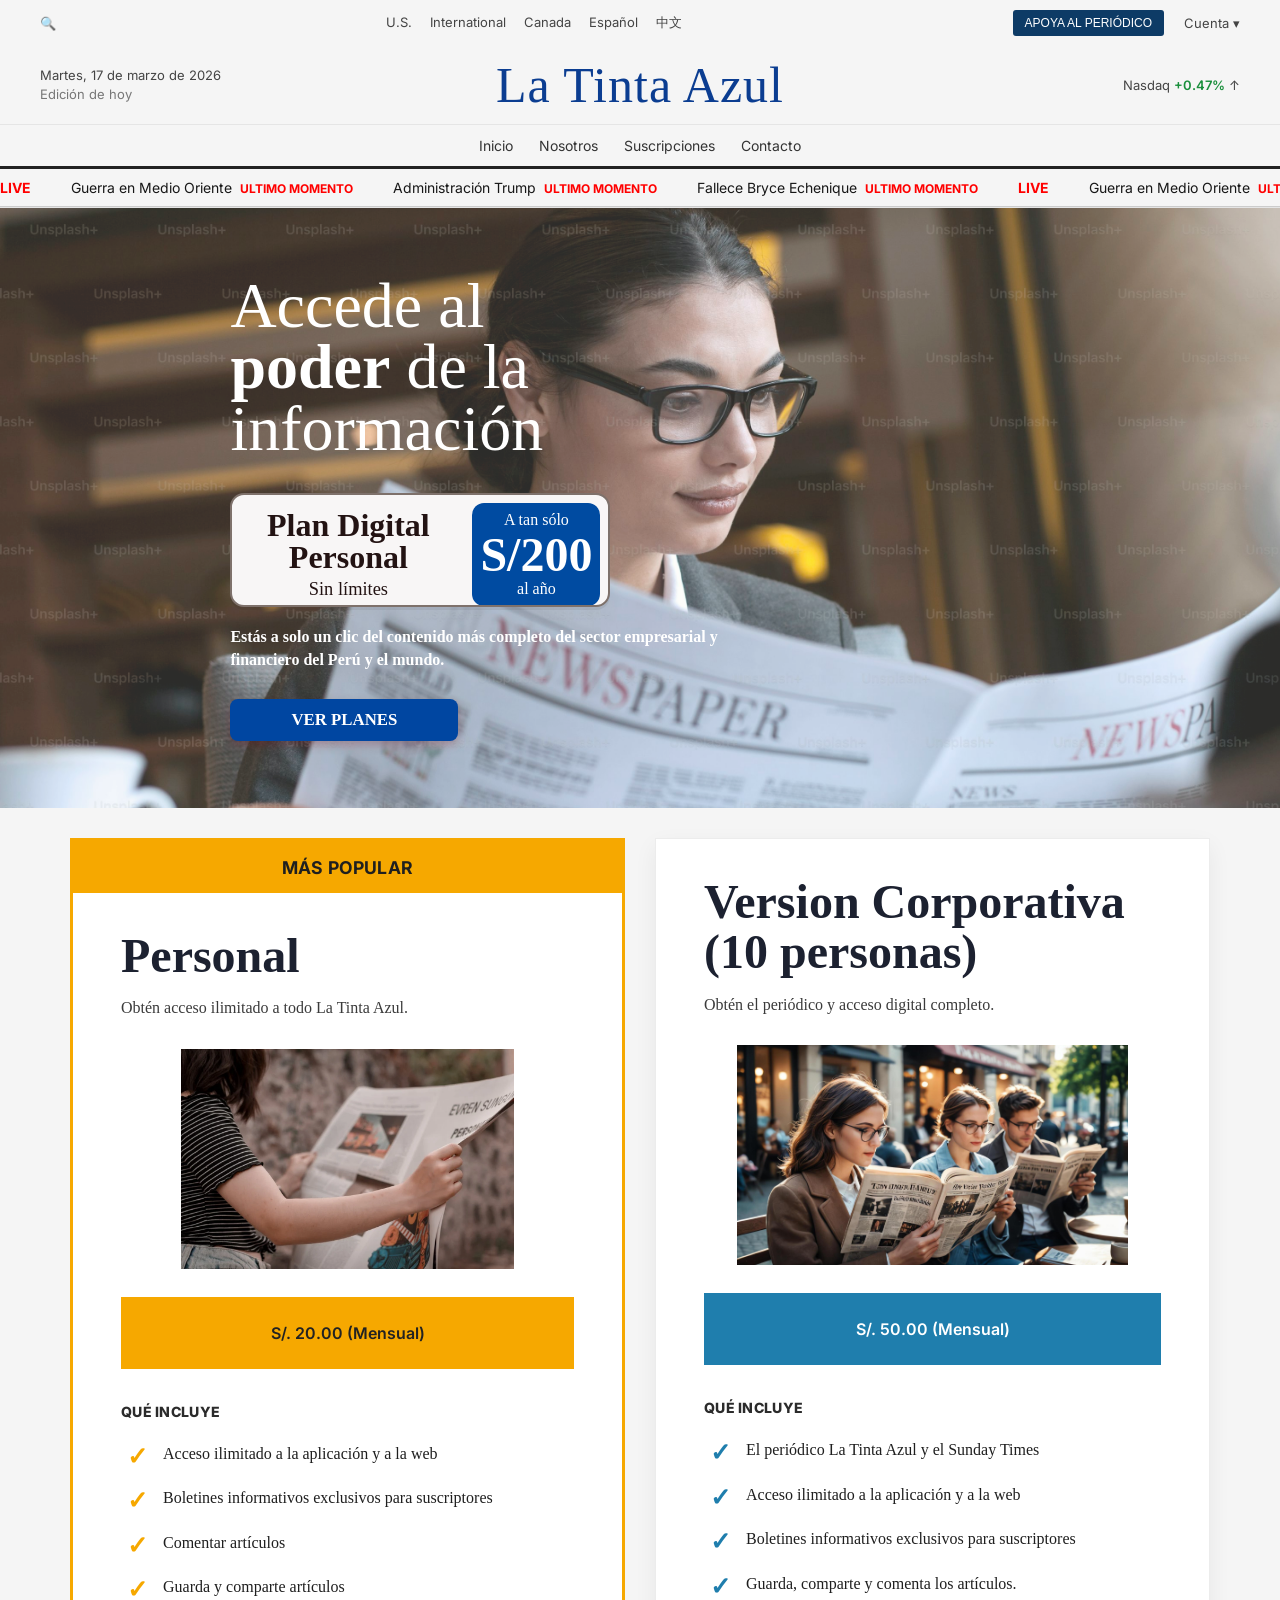
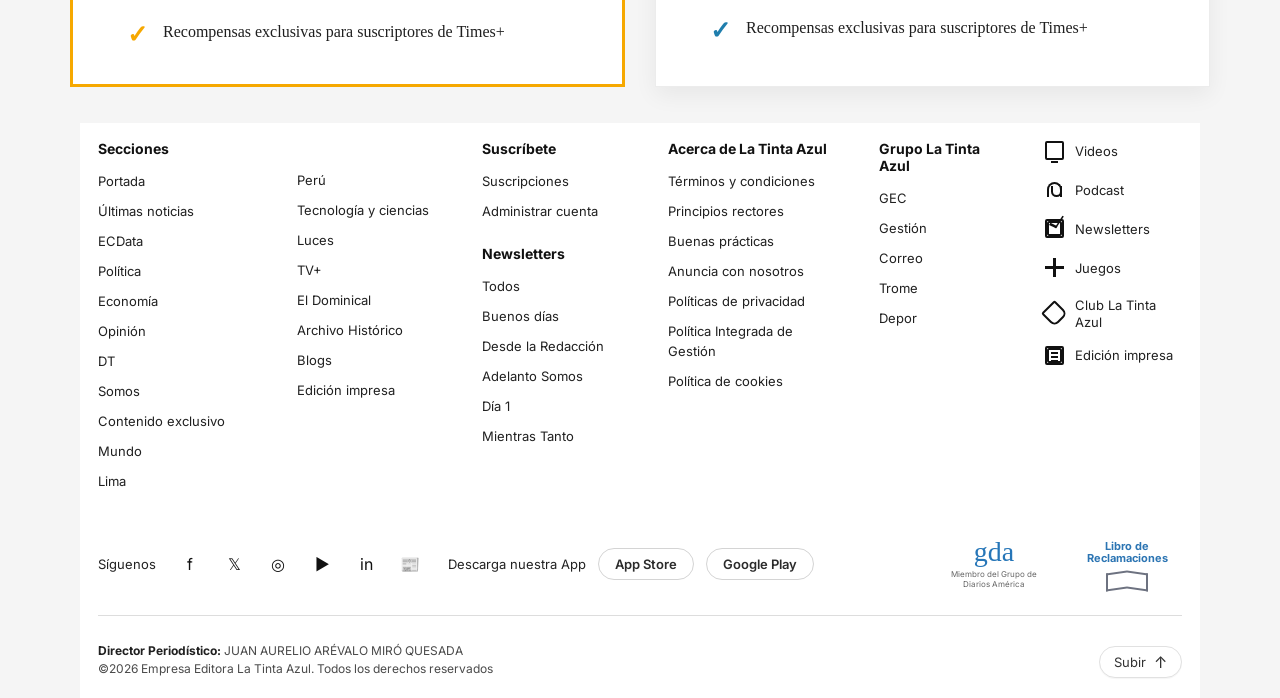
<file: suscripciones.html>
<!DOCTYPE html>
<html lang="es">
<head>
<meta charset="UTF-8">
<meta name="viewport" content="width=device-width, initial-scale=1.0">
<title>La Tinta Azul | Quiénes Somos</title>

<link rel="stylesheet" href="css/suscripciones.css">

<link href="https://fonts.googleapis.com/css2?family=Inter:wght@400;500;600&display=swap" rel="stylesheet">

</head>

<body>

<header class="header">

<!-- TOP BAR -->

<div class="topbar">

<div class="top-left">
<span class="search">🔍</span>
</div>

<div class="top-center">
<nav class="region-nav">
<a href="#">U.S.</a>
<a href="#">International</a>
<a href="#">Canada</a>
<a href="#">Español</a>
<a href="#">中文</a>
</nav>
</div>

<div class="top-right">
<button class="subscribe">APOYA AL PERIÓDICO</button>
<span class="account">Cuenta ▾</span>
</div>

</div>


<!-- LOGO ROW -->

<div class="logo-row">

<div class="date-info">
<p>Martes, 17 de marzo de 2026</p>
<p class="paper">Edición de hoy</p>
</div>

<div class="logo">
La Tinta Azul
</div>

<div class="market">
Nasdaq <span class="positive">+0.47%</span> ↑
</div>

</div>


<!-- NAV PRINCIPAL -->

<nav class="main-nav">

<a href="index.html">Inicio</a>
<a href="sobre-nosotros.html">Nosotros</a>
<a href="suscripciones.html">Suscripciones</a>
<a href="contacto.html">Contacto</a>

</nav>


<!-- LIVE MARQUEE -->

<div class="live-bar">

<div class="marquee">

<div class="marquee-content">

<span class="live">LIVE</span>
<span>Guerra en Medio Oriente <b>ULTIMO MOMENTO</b></span>
<span>Administración Trump <b>ULTIMO MOMENTO</b></span>
<span>Fallece Bryce Echenique <b>ULTIMO MOMENTO</b></span>

<span class="live">LIVE</span>
<span>Guerra en Medio Oriente <b>ULTIMO MOMENTO</b></span>
<span>Administración Trump <b>ULTIMO MOMENTO</b></span>
<span>Fallece Bryce Echenique <b>ULTIMO MOMENTO</b></span>

</div>

</div>

</div>

</header>


<section class="promo-banner">

  <!-- IMAGEN INTERCAMBIABLE DEL BANNER -->
  <img src="imagenes/premium_photo-1682098219675-2c9692e1fb71.jpg" alt="Banner promocional" class="promo-banner-image">

  <!-- CAPA OPCIONAL PARA MEJORAR LEGIBILIDAD -->
  <div class="promo-overlay"></div>

  <!-- CONTENIDO REAL EN HTML -->
  <div class="promo-content">
    <h1>
      Accede al<br>
      <strong>poder</strong> de la<br>
      información
    </h1>

    <div class="price-card">
      <div class="price-plan">
        <span class="plan-title">Plan Digital Personal</span>
        <span class="plan-subtitle">Sin límites</span>
      </div>

      <div class="price-box">
        <span class="price-top">A tan sólo</span>
        <span class="price-main">S/200</span>
        <span class="price-bottom">al año</span>
      </div>
    </div>

    <p class="promo-text">
      Estás a solo un clic del contenido más completo del
      sector empresarial y financiero del Perú y el mundo.
    </p>

    <a href="#" class="promo-button">VER PLANES</a>
  </div>

</section>

<section class="plans-section">
    <div class="plans-grid">

      <!-- CARD 1 -->
      <article class="plan-card featured">
        <div class="plan-badge">MÁS POPULAR</div>

        <div class="plan-body">
          <h2>Personal</h2>
          <p class="plan-description">Obtén acceso ilimitado a todo La Tinta Azul.</p>

          <div class="plan-image-wrap">
            <img src="imagenes/pexels-photo-2848021.webp" class="plan-image" alt="Plan Digital">
          </div>

          <a href="#" class="plan-button button-gold">S/. 20.00 (Mensual)</a>

          <h3 class="includes-title">QUÉ INCLUYE</h3>

          <ul class="features-list features-gold">
            <li>Acceso ilimitado a la aplicación y a la web</li>
            <li>Boletines informativos exclusivos para suscriptores</li>
            <li>Comentar artículos</li>
            <li>Guarda y comparte artículos</li>
            <li>Recompensas exclusivas para suscriptores de Times+</li>
          </ul>
        </div>
      </article>

      <!-- CARD 2 -->
      <article class="plan-card">
        <div class="plan-body">
          <h2>Version Corporativa (10 personas)</h2>
          <p class="plan-description">Obtén el periódico y acceso digital completo.</p>

          <div class="plan-image-wrap">
            <img src="imagenes/people-reading-newspapers-on-a-cafe-free-photo.jpg" class="plan-image" alt="Plan Impresión y digital">
          </div>

          <a href="#" class="plan-button button-blue">S/. 50.00 (Mensual)</a>

          <h3 class="includes-title">QUÉ INCLUYE</h3>

          <ul class="features-list features-blue">
            <li>El periódico La Tinta Azul y el Sunday Times</li>
            <li>Acceso ilimitado a la aplicación y a la web</li>
            <li>Boletines informativos exclusivos para suscriptores</li>
            <li>Guarda, comparte y comenta los artículos.</li>
            <li>Recompensas exclusivas para suscriptores de Times+</li>
          </ul>
        </div>
      </article>

    </div>
  </section>

<footer class="site-footer">

    <div class="footer-top">

      <div class="footer-links-grid">
        <div class="footer-col">
          <h3>Secciones</h3>
          <ul>
            <li><a href="#">Portada</a></li>
            <li><a href="#">Últimas noticias</a></li>
            <li><a href="#">ECData</a></li>
            <li><a href="#">Política</a></li>
            <li><a href="#">Economía</a></li>
            <li><a href="#">Opinión</a></li>
            <li><a href="#">DT</a></li>
            <li><a href="#">Somos</a></li>
            <li><a href="#">Contenido exclusivo</a></li>
            <li><a href="#">Mundo</a></li>
            <li><a href="#">Lima</a></li>
          </ul>
        </div>

        <div class="footer-col footer-col-spacer">
          <ul class="push-down">
            <li><a href="#">Perú</a></li>
            <li><a href="#">Tecnología y ciencias</a></li>
            <li><a href="#">Luces</a></li>
            <li><a href="#">TV+</a></li>
            <li><a href="#">El Dominical</a></li>
            <li><a href="#">Archivo Histórico</a></li>
            <li><a href="#">Blogs</a></li>
            <li><a href="#">Edición impresa</a></li>
          </ul>
        </div>

        <div class="footer-col">
          <h3>Suscríbete</h3>
          <ul>
            <li><a href="#">Suscripciones</a></li>
            <li><a href="#">Administrar cuenta</a></li>
          </ul>

          <h3 class="subheading">Newsletters</h3>
          <ul>
            <li><a href="#">Todos</a></li>
            <li><a href="#">Buenos días</a></li>
            <li><a href="#">Desde la Redacción</a></li>
            <li><a href="#">Adelanto Somos</a></li>
            <li><a href="#">Día 1</a></li>
            <li><a href="#">Mientras Tanto</a></li>
          </ul>
        </div>

        <div class="footer-col">
          <h3>Acerca de La Tinta Azul</h3>
          <ul>
            <li><a href="#">Términos y condiciones</a></li>
            <li><a href="#">Principios rectores</a></li>
            <li><a href="#">Buenas prácticas</a></li>
            <li><a href="#">Anuncia con nosotros</a></li>
            <li><a href="#">Políticas de privacidad</a></li>
            <li><a href="#">Política Integrada de Gestión</a></li>
            <li><a href="#">Política de cookies</a></li>
          </ul>
        </div>

        <div class="footer-col">
          <h3>Grupo La Tinta Azul</h3>
          <ul>
            <li><a href="#">GEC</a></li>
            <li><a href="#">Gestión</a></li>
            <li><a href="#">Correo</a></li>
            <li><a href="#">Trome</a></li>
            <li><a href="#">Depor</a></li>
          </ul>
        </div>

        <div class="footer-col footer-services">
          <ul class="services-list">
            <li><a href="#"><span class="service-icon icon-screen"></span>Videos</a></li>
            <li><a href="#"><span class="service-icon icon-podcast"></span>Podcast</a></li>
            <li><a href="#"><span class="service-icon icon-mail"></span>Newsletters</a></li>
            <li><a href="#"><span class="service-icon icon-game"></span>Juegos</a></li>
            <li><a href="#"><span class="service-icon icon-tag"></span>Club La Tinta Azul</a></li>
            <li><a href="#"><span class="service-icon icon-paper"></span>Edición impresa</a></li>
          </ul>
        </div>
      </div>

      <div class="footer-social-row">
        <div class="social-block">
          <span class="social-label">Síguenos</span>

          <a href="#" class="social-icon">f</a>
          <a href="#" class="social-icon">𝕏</a>
          <a href="#" class="social-icon">◎</a>
          <a href="#" class="social-icon">▶</a>
          <a href="#" class="social-icon">in</a>
          <a href="#" class="social-icon">📰</a>
        </div>

        <div class="apps-block">
          <span class="app-text">Descarga nuestra App</span>
          <a href="#" class="store-btn">App Store</a>
          <a href="#" class="store-btn">Google Play</a>
        </div>

        <div class="badges-block">
          <div class="badge badge-gda">
            <span class="badge-big">gda</span>
            <span class="badge-small">Miembro del Grupo de Diarios América</span>
          </div>

          <div class="badge badge-book">
            <span class="badge-title">Libro de</span>
            <span class="badge-title">Reclamaciones</span>
            <span class="book-shape"></span>
          </div>
        </div>
      </div>

    </div>

    <div class="footer-bottom">
      <div class="footer-legal">
        <p><strong>Director Periodístico:</strong> JUAN AURELIO ARÉVALO MIRÓ QUESADA</p>
        <p>©2026 Empresa Editora La Tinta Azul. Todos los derechos reservados</p>
      </div>

      <a href="#" class="back-top">
        Subir
        <span class="back-top-arrow">↑</span>
      </a>
    </div>

  </footer>


</body>
</html>
</file>
<file: css/tintaazul.css>
*{
margin:0;
padding:0;
box-sizing:border-box;
}

body{
font-family:Inter, sans-serif;
background:white;
color:#111;
overflow-x:hidden;
}

.header{
width:100%;
border-bottom:1px solid #e5e5e5;
}


/* TOP BAR */

.topbar{
display:flex;
justify-content:space-between;
align-items:center;
padding:10px 40px;
font-size:13px;
color:#666;
}

.region-nav{
display:flex;
gap:18px;
}

.region-nav a{
text-decoration:none;
color:#444;
}

.top-right{
display:flex;
align-items:center;
gap:20px;
}

.subscribe{
background:#0d3b66;
color:white;
border:none;
padding:6px 12px;
font-size:12px;
border-radius:3px;
cursor:pointer;
}

.account{
font-size:13px;
color:#444;
}


/* LOGO */

.logo-row{
display:grid;
grid-template-columns:1fr auto 1fr;
align-items:center;
padding:10px 40px;
}

.date-info{
font-size:13px;
color:#444;
line-height:1.5;
}

.paper{
color:#777;
}

.logo{
text-align:center;
font-family:"UnifrakturCook", serif;
font-size:50px;
color:#0b3d91;
letter-spacing:1px;
}

.market{
text-align:right;
font-size:13px;
color:#444;
}

.positive{
color:#1a8f3c;
font-weight:600;
}


/* NAV */

.main-nav{
display:flex;
justify-content:center;
gap:26px;
padding:12px 0;
font-size:14px;
border-top:1px solid #e5e5e5;
border-bottom:3px solid #222;
flex-wrap:wrap;
}

.main-nav a{
text-decoration:none;
color:#333;
}


/* LIVE BAR */

.live-bar{
border-bottom:1px solid #ccc;
padding:10px 0;
overflow:hidden;
}

.marquee{
width:100%;
overflow:hidden;
position:relative;
}

.marquee-content{
display:flex;
gap:40px;
white-space:nowrap;
animation:scroll 20s linear infinite;
}

.live{
color:red;
font-weight:700;
}

.live-bar span{
font-size:14px;
}

.live-bar b{
color:red;
font-size:12px;
margin-left:4px;
}


/* MARQUEE ANIMATION */

@keyframes scroll{

0%{
transform:translateX(0);
}

100%{
transform:translateX(-50%);
}

}


/* TABLET */

@media (max-width:1024px){

.logo{
font-size:40px;
}

.main-nav{
gap:18px;
}

}


/* MOBILE */

@media (max-width:768px){

.topbar{
padding:10px 20px;
}

.logo-row{
grid-template-columns:1fr;
gap:10px;
text-align:center;
}

.date-info{
order:2;
}

.market{
order:3;
text-align:center;
}

.logo{
order:1;
font-size:36px;
}

.main-nav{
gap:14px;
font-size:13px;
padding:10px 15px;
}

.marquee-content{
gap:25px;
}

}


/* CONTENEDOR PRINCIPAL */

.news-container{
max-width:1200px;
margin:auto;
padding:40px 20px;
display:grid;
grid-template-columns:2fr 1.3fr 1fr;
gap:40px;
background:white;
}

/* IMÁGENES SIMULADAS */

.image{
width:100%;
height: auto;
object-fit: cover;
display: block;
}

.large{
height:420px;
}

.medium{
height:220px;
margin-bottom:15px;
}

.small{
width:80px;
height:80px;
}

/* TITULARES */

h1{
font-size:28px;
margin-top:18px;
line-height:1.3;
}

h2{
font-size:20px;
margin-bottom:10px;
line-height:1.4;
}

h3{
font-size:18px;
margin-bottom:10px;
line-height:1.4;
}

/* TEXTO */

.summary{
font-size:16px;
margin-top:10px;
color:#444;
line-height:1.5;
}

.meta{
font-size:12px;
color:#777;
margin-top:10px;
}

/* COLUMNA MEDIA */

.middle-story p{
font-size:14px;
line-height:1.5;
color:#444;
}

/* COLUMNA DERECHA */

.side-column{
display:flex;
flex-direction:column;
gap:40px;
border-left:1px solid #e5e5e5;
padding-left:30px;
}

.side-story{
border-bottom:1px solid #eee;
padding-bottom:25px;
}

.side-grid{
display:grid;
grid-template-columns:1fr 90px;
gap:15px;
align-items:start;
}

.side-grid p{
font-size:14px;
line-height:1.5;
color:#444;
}

/* TABLET */

@media (max-width:1000px){

.news-container{
grid-template-columns:1fr 1fr;
}

.side-column{
grid-column:1 / -1;
border-left:none;
padding-left:0;
}

}

/* MOBILE */

@media (max-width:700px){

.news-container{
grid-template-columns:1fr;
gap:30px;
}

.large{
height:260px;
}

.medium{
height:180px;
}

}


/* SECCIÓN OPINIÓN */

.opinion-section{
max-width:1200px;
margin:auto;
padding:40px 20px;
}

/* HEADER AZUL ELEGANTE */

.opinion-header{
background:#0d3b66;
color:white;
padding:12px 20px;
font-weight:600;
letter-spacing:1px;
font-size:18px;
margin-bottom:20px;
}

/* GRID */

.opinion-grid{
display:grid;
grid-template-columns:repeat(6,1fr);
gap:20px;
}

/* TARJETAS */

.opinion-card{
background:#e5e5e5;
text-align:center;
padding:25px 15px;
display:flex;
flex-direction:column;
align-items:center;
gap:10px;
}

/* AVATAR */

.avatar{
width:80px;
height:80px;
border-radius:50%;
overflow: hidden;
display: flex;
align-items: center;
justify-content: center;
}
.avatar img{
  width: 100%;
  height: 100%;
  object-fit: cover;
}

/* TEXTOS */

.opinion-card h4{
font-size:14px;
color:#0d3b66;
font-weight:600;
}

.opinion-card p{
font-size:13px;
line-height:1.4;
color:#333;
}


/* TABLET */

@media (max-width:1000px){

.opinion-grid{
grid-template-columns:repeat(3,1fr);
}

}

/* MOBILE */

@media (max-width:600px){

.opinion-grid{
grid-template-columns:repeat(2,1fr);
}

}

.page{
max-width:1200px;
margin:auto;
padding:40px 20px;
background:white;
}

/* HEADER DE SECCIÓN */

.section{
margin-bottom:50px;
}

.section-header{
display:flex;
justify-content:space-between;
align-items:center;
border-top:2px solid #111;
padding-top:15px;
margin-bottom:25px;
}

.section-header h2{
font-size:20px;
}

.section-header a{
font-size:13px;
text-decoration:none;
color:#555;
}

/* OPINION LAYOUT */

.opinion-layout{
display:grid;
grid-template-columns:1.5fr 1fr 1fr 1fr;
gap:30px;
}

.opinion-main h1{
font-size:26px;
margin:10px 0;
line-height:1.3;
}

.opinion-main h3{
font-size:16px;
color:#666;
}

.opinion-main p{
font-size:15px;
line-height:1.5;
color:#444;
}

.opinion-card h4{
font-size:14px;
color:#777;
margin-top:10px;
}

.opinion-card h3{
font-size:18px;
margin:6px 0;
line-height:1.4;
}

.opinion-card p{
font-size:14px;
color:#555;
line-height:1.5;
}

/* IMÁGENES SIMULADAS */

.img{
background:linear-gradient(135deg,#bbb,#ddd);
width:100%;
}

.img-square{
height:140px;
margin-bottom:10px;
}

.img-rect{
height:160px;
margin-bottom:10px;
}

/* ESPECIAL */

.special-grid{
display:grid;
grid-template-columns:repeat(5,1fr);
gap:25px;
}

.special-card p{
font-size:14px;
line-height:1.4;
}

/* TABLET */

@media (max-width:1000px){

.opinion-layout{
grid-template-columns:1fr 1fr;
}

.special-grid{
grid-template-columns:repeat(3,1fr);
}

}

/* MOBILE */

@media (max-width:700px){

.opinion-layout{
grid-template-columns:1fr;
}

.special-grid{
grid-template-columns:1fr;
}

}


:root{
  --bg:#f5f5f5;
  --panel:#ffffff;
  --text:#171717;
  --muted:#5b5b5b;
  --line:#dddddd;
  --line-soft:#e9e9e9;
  --brand:#0d3b66;
}

a{
  color:inherit;
  text-decoration:none;
}

.site-footer{
  max-width:1120px;
  margin:0 auto;
  background:var(--panel);
  padding:18px 18px 0;
}

.footer-top{
  padding-bottom:26px;
}

.footer-links-grid{
  display:grid;
  grid-template-columns:1.25fr 1.15fr 1.15fr 1.35fr 1fr 1.05fr;
  gap:36px;
  align-items:start;
}

.footer-col h3{
  font-size:14px;
  font-weight:700;
  line-height:1.2;
  margin-bottom:12px;
  color:#111;
}

.footer-col .subheading{
  margin-top:26px;
}

.footer-col ul{
  list-style:none;
}

.footer-col li{
  margin-bottom:10px;
}

.footer-col a{
  font-size:13px;
  line-height:1.25;
  color:#202020;
}

.footer-col a:hover{
  color:var(--brand);
}

.footer-col-spacer .push-down{
  padding-top:28px;
}

.footer-services .services-list li{
  margin-bottom:16px;
}

.footer-services a{
  display:inline-flex;
  align-items:center;
  gap:11px;
  font-size:13px;
}

.service-icon{
  width:19px;
  height:19px;
  display:inline-block;
  position:relative;
  flex:0 0 19px;
  border:2px solid #111;
  border-radius:2px;
}

.icon-screen::after{
  content:"";
  position:absolute;
  left:4px;
  right:4px;
  bottom:-5px;
  height:2px;
  background:#111;
}

.icon-podcast{
  border:none;
}

.icon-podcast::before,
.icon-podcast::after{
  content:"";
  position:absolute;
}

.icon-podcast::before{
  width:7px;
  height:9px;
  border:2px solid #111;
  border-top:none;
  border-radius:0 0 8px 8px;
  left:6px;
  top:6px;
}

.icon-podcast::after{
  inset:2px;
  border:2px solid #111;
  border-bottom:none;
  border-radius:10px 10px 0 0;
}

.icon-mail::before,
.icon-mail::after{
  content:"";
  position:absolute;
}

.icon-mail::before{
  inset:0;
  border:2px solid #111;
  border-radius:2px;
}

.icon-mail::after{
  left:2px;
  right:2px;
  top:4px;
  height:8px;
  border-left:2px solid #111;
  border-bottom:2px solid #111;
  transform:skewY(-28deg) rotate(-45deg);
  transform-origin:left top;
}

.icon-game{
  border:none;
}

.icon-game::before,
.icon-game::after{
  content:"";
  position:absolute;
  background:#111;
}

.icon-game::before{
  width:19px;
  height:3px;
  top:8px;
  left:0;
}

.icon-game::after{
  width:3px;
  height:19px;
  top:0;
  left:8px;
}

.icon-tag{
  border-radius:2px 6px 6px 2px;
  transform:rotate(45deg);
}

.icon-paper::before,
.icon-paper::after{
  content:"";
  position:absolute;
}

.icon-paper::before{
  inset:0;
  border:2px solid #111;
  border-radius:2px;
}

.icon-paper::after{
  left:4px;
  right:4px;
  top:4px;
  height:2px;
  background:#111;
  box-shadow:0 4px 0 #111, 0 8px 0 #111;
}

.footer-social-row{
  display:flex;
  align-items:center;
  justify-content:space-between;
  gap:24px;
  margin-top:38px;
}

.social-block{
  display:flex;
  align-items:center;
  gap:16px;
  flex-wrap:wrap;
}

.social-label{
  font-size:13px;
  color:#222;
  margin-right:4px;
}

.social-icon{
  width:28px;
  height:28px;
  border-radius:50%;
  display:inline-flex;
  align-items:center;
  justify-content:center;
  font-size:16px;
  color:#111;
  border:1px solid transparent;
}

.social-icon:hover{
  border-color:#cfcfcf;
}

.apps-block{
  display:flex;
  align-items:center;
  gap:12px;
  flex-wrap:wrap;
}

.app-text{
  font-size:13px;
  color:#222;
}

.store-btn{
  min-width:96px;
  height:32px;
  border:1px solid #d4d4d4;
  border-radius:16px;
  display:inline-flex;
  align-items:center;
  justify-content:center;
  font-size:13px;
  font-weight:600;
  color:#2b2b2b;
  background:#fff;
  padding:0 16px;
}

.badges-block{
  display:flex;
  align-items:center;
  gap:28px;
  margin-left:auto;
}

.badge{
  display:flex;
  flex-direction:column;
  align-items:center;
  justify-content:center;
  text-align:center;
}

.badge-gda{
  min-width:96px;
}

.badge-big{
  font-family:"Libre Baskerville", serif;
  font-size:28px;
  color:#2676b8;
  line-height:1;
  text-transform:lowercase;
}

.badge-small{
  margin-top:4px;
  font-size:8px;
  color:#666;
  line-height:1.2;
  max-width:100px;
}

.badge-book{
  min-width:110px;
}

.badge-title{
  font-size:11px;
  font-weight:700;
  color:#2c75b3;
  line-height:1.1;
}

.book-shape{
  width:42px;
  height:16px;
  margin-top:8px;
  position:relative;
  display:block;
}

.book-shape::before,
.book-shape::after{
  content:"";
  position:absolute;
  top:0;
  width:19px;
  height:14px;
  border:2px solid #6d7280;
  background:#fff;
}

.book-shape::before{
  left:0;
  border-right:none;
  transform:skewY(-8deg);
}

.book-shape::after{
  right:0;
  border-left:none;
  transform:skewY(8deg);
}

.footer-bottom{
  border-top:1px solid var(--line);
  padding:26px 0 20px;
  display:flex;
  align-items:flex-end;
  justify-content:space-between;
  gap:20px;
}

.footer-legal p{
  font-size:12px;
  color:#4a4a4a;
  line-height:1.5;
}

.footer-legal p strong{
  color:#202020;
  font-weight:700;
}

.back-top{
  min-width:80px;
  height:32px;
  padding:0 14px;
  border:1px solid #e1e1e1;
  border-radius:18px;
  display:inline-flex;
  align-items:center;
  justify-content:center;
  gap:8px;
  font-size:13px;
  color:#333;
  background:#fff;
  box-shadow:0 1px 1px rgba(0,0,0,0.04);
}

.back-top-arrow{
  font-size:16px;
  line-height:1;
}

@media (max-width:1200px){
  .footer-links-grid{
    grid-template-columns:repeat(3, 1fr);
  }

  .footer-col-spacer .push-down{
    padding-top:0;
  }

  .footer-social-row{
    flex-direction:column;
    align-items:flex-start;
  }

  .badges-block{
    margin-left:0;
  }
}

@media (max-width:820px){
  .site-footer{
    padding:20px 16px 0;
  }

  .footer-links-grid{
    grid-template-columns:repeat(2, 1fr);
    gap:28px 22px;
  }

  .footer-bottom{
    flex-direction:column;
    align-items:flex-start;
  }
}

@media (max-width:560px){
  .footer-links-grid{
    grid-template-columns:1fr;
  }

  .footer-social-row{
    gap:20px;
  }

  .social-block,
  .apps-block,
  .badges-block{
    width:100%;
  }

  .badges-block{
    justify-content:flex-start;
    flex-wrap:wrap;
    gap:18px;
  }

  .store-btn{
    min-width:110px;
  }
}
</file>
<file: css/contacto.css>
*{
margin:0;
padding:0;
box-sizing:border-box;
}

body{
font-family:Inter, sans-serif;
background:#f2f2f2;
color:#222;
}

.header{
width:100%;
border-bottom:1px solid #e5e5e5;
}

/* TOP BAR */

.topbar{
display:flex;
justify-content:space-between;
align-items:center;
padding:10px 40px;
font-size:13px;
color:#666;
}

.region-nav{
display:flex;
gap:18px;
}

.region-nav a{
text-decoration:none;
color:#444;
}

.top-right{
display:flex;
align-items:center;
gap:20px;
}

.subscribe{
background:#0d3b66;
color:white;
border:none;
padding:6px 12px;
font-size:12px;
border-radius:3px;
cursor:pointer;
}

.account{
font-size:13px;
color:#444;
}


/* LOGO */

.logo-row{
display:grid;
grid-template-columns:1fr auto 1fr;
align-items:center;
padding:10px 40px;
}

.date-info{
font-size:13px;
color:#444;
line-height:1.5;
}

.paper{
color:#777;
}

.logo{
text-align:center;
font-family:"UnifrakturCook", serif;
font-size:50px;
color:#0b3d91;
letter-spacing:1px;
}

.market{
text-align:right;
font-size:13px;
color:#444;
}

.positive{
color:#1a8f3c;
font-weight:600;
}


/* NAV */

.main-nav{
display:flex;
justify-content:center;
gap:26px;
padding:12px 0;
font-size:14px;
border-top:1px solid #e5e5e5;
border-bottom:3px solid #222;
flex-wrap:wrap;
}

.main-nav a{
text-decoration:none;
color:#333;
}


/* LIVE BAR */

.live-bar{
border-bottom:1px solid #ccc;
padding:10px 0;
overflow:hidden;
}

.marquee{
width:100%;
overflow:hidden;
position:relative;
}

.marquee-content{
display:flex;
gap:40px;
white-space:nowrap;
animation:scroll 20s linear infinite;
}

.live{
color:red;
font-weight:700;
}

.live-bar span{
font-size:14px;
}

.live-bar b{
color:red;
font-size:12px;
margin-left:4px;
}


/* MARQUEE ANIMATION */

@keyframes scroll{

0%{
transform:translateX(0);
}

100%{
transform:translateX(-50%);
}

}


/* TABLET */

@media (max-width:1024px){

.logo{
font-size:40px;
}

.main-nav{
gap:18px;
}

}


/* MOBILE */

@media (max-width:768px){

.topbar{
padding:10px 20px;
}

.logo-row{
grid-template-columns:1fr;
gap:10px;
text-align:center;
}

.date-info{
order:2;
}

.market{
order:3;
text-align:center;
}

.logo{
order:1;
font-size:36px;
}

.main-nav{
gap:14px;
font-size:13px;
padding:10px 15px;
}

.marquee-content{
gap:25px;
}

}




/* CONTENEDOR */

.contact-section{
padding:60px 20px;
}

.contact-container{
max-width:1200px;
margin:auto;
display:grid;
grid-template-columns:1fr 1fr;
gap:60px;
align-items:start;
}

/* IZQUIERDA */

.contact-info h1{
font-family:"Libre Baskerville", serif;
font-size:56px;
margin-bottom:20px;
}

.contact-text{
color:#555;
max-width:400px;
margin-bottom:30px;
}

.divider{
width:100%;
height:1px;
background:#ccc;
margin:30px 0;
}

.contact-item{
display:flex;
align-items:center;
gap:15px;
margin-bottom:20px;
}

.icon{
width:40px;
height:40px;
background:#0042f6;
border-radius:50%;
display:flex;
align-items:center;
justify-content:center;
font-size:18px;
}

/* FORMULARIO */

.contact-form{
background:#eaeaea;
padding:30px;
box-shadow:0 8px 20px rgba(0,0,0,.1);
}

.contact-form form{
display:flex;
flex-direction:column;
gap:15px;
}

input,
textarea{
width:100%;
padding:12px;
border:1px solid #bbb;
background:#f5f5f5;
font-size:14px;
}

textarea{
height:120px;
resize:none;
}

.note{
font-size:12px;
color:#666;
}

.checkbox{
font-size:13px;
display:flex;
gap:8px;
align-items:center;
}

button{
background:#000cf6;
border:none;
padding:12px;
font-weight:600;
cursor:pointer;
}

button:hover{
background:#0041e5;
}

/* RESPONSIVE */

@media (max-width:900px){

.contact-container{
grid-template-columns:1fr;
gap:40px;
}

.contact-info h1{
font-size:40px;
}

}








:root{
  --bg:#f5f5f5;
  --panel:#ffffff;
  --text:#171717;
  --muted:#5b5b5b;
  --line:#dddddd;
  --line-soft:#e9e9e9;
  --brand:#0d3b66;
}

a{
  color:inherit;
  text-decoration:none;
}

.site-footer{
  max-width:1120px;
  margin:0 auto;
  background:var(--panel);
  padding:18px 18px 0;
}

.footer-top{
  padding-bottom:26px;
}

.footer-links-grid{
  display:grid;
  grid-template-columns:1.25fr 1.15fr 1.15fr 1.35fr 1fr 1.05fr;
  gap:36px;
  align-items:start;
}

.footer-col h3{
  font-size:14px;
  font-weight:700;
  line-height:1.2;
  margin-bottom:12px;
  color:#111;
}

.footer-col .subheading{
  margin-top:26px;
}

.footer-col ul{
  list-style:none;
}

.footer-col li{
  margin-bottom:10px;
}

.footer-col a{
  font-size:13px;
  line-height:1.25;
  color:#202020;
}

.footer-col a:hover{
  color:var(--brand);
}

.footer-col-spacer .push-down{
  padding-top:28px;
}

.footer-services .services-list li{
  margin-bottom:16px;
}

.footer-services a{
  display:inline-flex;
  align-items:center;
  gap:11px;
  font-size:13px;
}

.service-icon{
  width:19px;
  height:19px;
  display:inline-block;
  position:relative;
  flex:0 0 19px;
  border:2px solid #111;
  border-radius:2px;
}

.icon-screen::after{
  content:"";
  position:absolute;
  left:4px;
  right:4px;
  bottom:-5px;
  height:2px;
  background:#111;
}

.icon-podcast{
  border:none;
}

.icon-podcast::before,
.icon-podcast::after{
  content:"";
  position:absolute;
}

.icon-podcast::before{
  width:7px;
  height:9px;
  border:2px solid #111;
  border-top:none;
  border-radius:0 0 8px 8px;
  left:6px;
  top:6px;
}

.icon-podcast::after{
  inset:2px;
  border:2px solid #111;
  border-bottom:none;
  border-radius:10px 10px 0 0;
}

.icon-mail::before,
.icon-mail::after{
  content:"";
  position:absolute;
}

.icon-mail::before{
  inset:0;
  border:2px solid #111;
  border-radius:2px;
}

.icon-mail::after{
  left:2px;
  right:2px;
  top:4px;
  height:8px;
  border-left:2px solid #111;
  border-bottom:2px solid #111;
  transform:skewY(-28deg) rotate(-45deg);
  transform-origin:left top;
}

.icon-game{
  border:none;
}

.icon-game::before,
.icon-game::after{
  content:"";
  position:absolute;
  background:#111;
}

.icon-game::before{
  width:19px;
  height:3px;
  top:8px;
  left:0;
}

.icon-game::after{
  width:3px;
  height:19px;
  top:0;
  left:8px;
}

.icon-tag{
  border-radius:2px 6px 6px 2px;
  transform:rotate(45deg);
}

.icon-paper::before,
.icon-paper::after{
  content:"";
  position:absolute;
}

.icon-paper::before{
  inset:0;
  border:2px solid #111;
  border-radius:2px;
}

.icon-paper::after{
  left:4px;
  right:4px;
  top:4px;
  height:2px;
  background:#111;
  box-shadow:0 4px 0 #111, 0 8px 0 #111;
}

.footer-social-row{
  display:flex;
  align-items:center;
  justify-content:space-between;
  gap:24px;
  margin-top:38px;
}

.social-block{
  display:flex;
  align-items:center;
  gap:16px;
  flex-wrap:wrap;
}

.social-label{
  font-size:13px;
  color:#222;
  margin-right:4px;
}

.social-icon{
  width:28px;
  height:28px;
  border-radius:50%;
  display:inline-flex;
  align-items:center;
  justify-content:center;
  font-size:16px;
  color:#111;
  border:1px solid transparent;
}

.social-icon:hover{
  border-color:#cfcfcf;
}

.apps-block{
  display:flex;
  align-items:center;
  gap:12px;
  flex-wrap:wrap;
}

.app-text{
  font-size:13px;
  color:#222;
}

.store-btn{
  min-width:96px;
  height:32px;
  border:1px solid #d4d4d4;
  border-radius:16px;
  display:inline-flex;
  align-items:center;
  justify-content:center;
  font-size:13px;
  font-weight:600;
  color:#2b2b2b;
  background:#fff;
  padding:0 16px;
}

.badges-block{
  display:flex;
  align-items:center;
  gap:28px;
  margin-left:auto;
}

.badge{
  display:flex;
  flex-direction:column;
  align-items:center;
  justify-content:center;
  text-align:center;
}

.badge-gda{
  min-width:96px;
}

.badge-big{
  font-family:"Libre Baskerville", serif;
  font-size:28px;
  color:#2676b8;
  line-height:1;
  text-transform:lowercase;
}

.badge-small{
  margin-top:4px;
  font-size:8px;
  color:#666;
  line-height:1.2;
  max-width:100px;
}

.badge-book{
  min-width:110px;
}

.badge-title{
  font-size:11px;
  font-weight:700;
  color:#2c75b3;
  line-height:1.1;
}

.book-shape{
  width:42px;
  height:16px;
  margin-top:8px;
  position:relative;
  display:block;
}

.book-shape::before,
.book-shape::after{
  content:"";
  position:absolute;
  top:0;
  width:19px;
  height:14px;
  border:2px solid #6d7280;
  background:#fff;
}

.book-shape::before{
  left:0;
  border-right:none;
  transform:skewY(-8deg);
}

.book-shape::after{
  right:0;
  border-left:none;
  transform:skewY(8deg);
}

.footer-bottom{
  border-top:1px solid var(--line);
  padding:26px 0 20px;
  display:flex;
  align-items:flex-end;
  justify-content:space-between;
  gap:20px;
}

.footer-legal p{
  font-size:12px;
  color:#4a4a4a;
  line-height:1.5;
}

.footer-legal p strong{
  color:#202020;
  font-weight:700;
}

.back-top{
  min-width:80px;
  height:32px;
  padding:0 14px;
  border:1px solid #e1e1e1;
  border-radius:18px;
  display:inline-flex;
  align-items:center;
  justify-content:center;
  gap:8px;
  font-size:13px;
  color:#333;
  background:#fff;
  box-shadow:0 1px 1px rgba(0,0,0,0.04);
}

.back-top-arrow{
  font-size:16px;
  line-height:1;
}

@media (max-width:1200px){
  .footer-links-grid{
    grid-template-columns:repeat(3, 1fr);
  }

  .footer-col-spacer .push-down{
    padding-top:0;
  }

  .footer-social-row{
    flex-direction:column;
    align-items:flex-start;
  }

  .badges-block{
    margin-left:0;
  }
}

@media (max-width:820px){
  .site-footer{
    padding:20px 16px 0;
  }

  .footer-links-grid{
    grid-template-columns:repeat(2, 1fr);
    gap:28px 22px;
  }

  .footer-bottom{
    flex-direction:column;
    align-items:flex-start;
  }
}

@media (max-width:560px){
  .footer-links-grid{
    grid-template-columns:1fr;
  }

  .footer-social-row{
    gap:20px;
  }

  .social-block,
  .apps-block,
  .badges-block{
    width:100%;
  }

  .badges-block{
    justify-content:flex-start;
    flex-wrap:wrap;
    gap:18px;
  }

  .store-btn{
    min-width:110px;
  }
}
</file>
<file: css/sobre-nosotros.css>
*{
margin:0;
padding:0;
box-sizing:border-box;
}

body{
font-family:Inter, sans-serif;
background:#f2f2f2;
color:#222;
}

.header{
width:100%;
border-bottom:1px solid #e5e5e5;
}

/* TOP BAR */

.topbar{
display:flex;
justify-content:space-between;
align-items:center;
padding:10px 40px;
font-size:13px;
color:#666;
}

.region-nav{
display:flex;
gap:18px;
}

.region-nav a{
text-decoration:none;
color:#444;
}

.top-right{
display:flex;
align-items:center;
gap:20px;
}

.subscribe{
background:#0d3b66;
color:white;
border:none;
padding:6px 12px;
font-size:12px;
border-radius:3px;
cursor:pointer;
}

.account{
font-size:13px;
color:#444;
}


/* LOGO */

.logo-row{
display:grid;
grid-template-columns:1fr auto 1fr;
align-items:center;
padding:10px 40px;
}

.date-info{
font-size:13px;
color:#444;
line-height:1.5;
}

.paper{
color:#777;
}

.logo{
text-align:center;
font-family:"UnifrakturCook", serif;
font-size:50px;
color:#0b3d91;
letter-spacing:1px;
}

.market{
text-align:right;
font-size:13px;
color:#444;
}

.positive{
color:#1a8f3c;
font-weight:600;
}


/* NAV */

.main-nav{
display:flex;
justify-content:center;
gap:26px;
padding:12px 0;
font-size:14px;
border-top:1px solid #e5e5e5;
border-bottom:3px solid #222;
flex-wrap:wrap;
}

.main-nav a{
text-decoration:none;
color:#333;
}


/* LIVE BAR */

.live-bar{
border-bottom:1px solid #ccc;
padding:10px 0;
overflow:hidden;
}

.marquee{
width:100%;
overflow:hidden;
position:relative;
}

.marquee-content{
display:flex;
gap:40px;
white-space:nowrap;
animation:scroll 20s linear infinite;
}

.live{
color:red;
font-weight:700;
}

.live-bar span{
font-size:14px;
}

.live-bar b{
color:red;
font-size:12px;
margin-left:4px;
}


/* MARQUEE ANIMATION */

@keyframes scroll{

0%{
transform:translateX(0);
}

100%{
transform:translateX(-50%);
}

}


/* TABLET */

@media (max-width:1024px){

.logo{
font-size:40px;
}

.main-nav{
gap:18px;
}

}


/* MOBILE */

@media (max-width:768px){

.topbar{
padding:10px 20px;
}

.logo-row{
grid-template-columns:1fr;
gap:10px;
text-align:center;
}

.date-info{
order:2;
}

.market{
order:3;
text-align:center;
}

.logo{
order:1;
font-size:36px;
}

.main-nav{
gap:14px;
font-size:13px;
padding:10px 15px;
}

.marquee-content{
gap:25px;
}

}

/* CONTENEDOR */

.about-container{
max-width:1050px;
margin:auto;
padding:40px 20px;
}

/* TITULO SUPERIOR */

.section-title{
color:#2b7bb9;
font-size:18px;
letter-spacing:1px;
margin-bottom:15px;
}

/* TARJETA */

.about-card{
background:#e9e9e9;
padding:35px 40px;
border-radius:3px;
}

/* TITULO */

.about-card h1{
font-size:30px;
font-weight:500;
margin-bottom:15px;
}

/* COPYRIGHT */

.copyright{
font-size:14px;
color:#555;
margin-bottom:5px;
}

/* LINEA */

hr{
margin:20px 0;
border:none;
border-top:1px solid #bbb;
}

/* SUBTITULOS */

.about-card h3{
margin-top:15px;
margin-bottom:6px;
font-size:18px;
font-weight:600;
}

/* TEXTO */

.about-card p{
font-size:15px;
line-height:1.6;
color:#444;
}

/* RESPONSIVE */

@media (max-width:768px){

.about-card{
padding:25px;
}

.about-card h1{
font-size:24px;
}

.about-card p{
font-size:14px;
}

}

:root{
  --bg:#f5f5f5;
  --panel:#ffffff;
  --text:#171717;
  --muted:#5b5b5b;
  --line:#dddddd;
  --line-soft:#e9e9e9;
  --brand:#0d3b66;
}

a{
  color:inherit;
  text-decoration:none;
}

.site-footer{
  max-width:1120px;
  margin:0 auto;
  background:var(--panel);
  padding:18px 18px 0;
}

.footer-top{
  padding-bottom:26px;
}

.footer-links-grid{
  display:grid;
  grid-template-columns:1.25fr 1.15fr 1.15fr 1.35fr 1fr 1.05fr;
  gap:36px;
  align-items:start;
}

.footer-col h3{
  font-size:14px;
  font-weight:700;
  line-height:1.2;
  margin-bottom:12px;
  color:#111;
}

.footer-col .subheading{
  margin-top:26px;
}

.footer-col ul{
  list-style:none;
}

.footer-col li{
  margin-bottom:10px;
}

.footer-col a{
  font-size:13px;
  line-height:1.25;
  color:#202020;
}

.footer-col a:hover{
  color:var(--brand);
}

.footer-col-spacer .push-down{
  padding-top:28px;
}

.footer-services .services-list li{
  margin-bottom:16px;
}

.footer-services a{
  display:inline-flex;
  align-items:center;
  gap:11px;
  font-size:13px;
}

.service-icon{
  width:19px;
  height:19px;
  display:inline-block;
  position:relative;
  flex:0 0 19px;
  border:2px solid #111;
  border-radius:2px;
}

.icon-screen::after{
  content:"";
  position:absolute;
  left:4px;
  right:4px;
  bottom:-5px;
  height:2px;
  background:#111;
}

.icon-podcast{
  border:none;
}

.icon-podcast::before,
.icon-podcast::after{
  content:"";
  position:absolute;
}

.icon-podcast::before{
  width:7px;
  height:9px;
  border:2px solid #111;
  border-top:none;
  border-radius:0 0 8px 8px;
  left:6px;
  top:6px;
}

.icon-podcast::after{
  inset:2px;
  border:2px solid #111;
  border-bottom:none;
  border-radius:10px 10px 0 0;
}

.icon-mail::before,
.icon-mail::after{
  content:"";
  position:absolute;
}

.icon-mail::before{
  inset:0;
  border:2px solid #111;
  border-radius:2px;
}

.icon-mail::after{
  left:2px;
  right:2px;
  top:4px;
  height:8px;
  border-left:2px solid #111;
  border-bottom:2px solid #111;
  transform:skewY(-28deg) rotate(-45deg);
  transform-origin:left top;
}

.icon-game{
  border:none;
}

.icon-game::before,
.icon-game::after{
  content:"";
  position:absolute;
  background:#111;
}

.icon-game::before{
  width:19px;
  height:3px;
  top:8px;
  left:0;
}

.icon-game::after{
  width:3px;
  height:19px;
  top:0;
  left:8px;
}

.icon-tag{
  border-radius:2px 6px 6px 2px;
  transform:rotate(45deg);
}

.icon-paper::before,
.icon-paper::after{
  content:"";
  position:absolute;
}

.icon-paper::before{
  inset:0;
  border:2px solid #111;
  border-radius:2px;
}

.icon-paper::after{
  left:4px;
  right:4px;
  top:4px;
  height:2px;
  background:#111;
  box-shadow:0 4px 0 #111, 0 8px 0 #111;
}

.footer-social-row{
  display:flex;
  align-items:center;
  justify-content:space-between;
  gap:24px;
  margin-top:38px;
}

.social-block{
  display:flex;
  align-items:center;
  gap:16px;
  flex-wrap:wrap;
}

.social-label{
  font-size:13px;
  color:#222;
  margin-right:4px;
}

.social-icon{
  width:28px;
  height:28px;
  border-radius:50%;
  display:inline-flex;
  align-items:center;
  justify-content:center;
  font-size:16px;
  color:#111;
  border:1px solid transparent;
}

.social-icon:hover{
  border-color:#cfcfcf;
}

.apps-block{
  display:flex;
  align-items:center;
  gap:12px;
  flex-wrap:wrap;
}

.app-text{
  font-size:13px;
  color:#222;
}

.store-btn{
  min-width:96px;
  height:32px;
  border:1px solid #d4d4d4;
  border-radius:16px;
  display:inline-flex;
  align-items:center;
  justify-content:center;
  font-size:13px;
  font-weight:600;
  color:#2b2b2b;
  background:#fff;
  padding:0 16px;
}

.badges-block{
  display:flex;
  align-items:center;
  gap:28px;
  margin-left:auto;
}

.badge{
  display:flex;
  flex-direction:column;
  align-items:center;
  justify-content:center;
  text-align:center;
}

.badge-gda{
  min-width:96px;
}

.badge-big{
  font-family:"Libre Baskerville", serif;
  font-size:28px;
  color:#2676b8;
  line-height:1;
  text-transform:lowercase;
}

.badge-small{
  margin-top:4px;
  font-size:8px;
  color:#666;
  line-height:1.2;
  max-width:100px;
}

.badge-book{
  min-width:110px;
}

.badge-title{
  font-size:11px;
  font-weight:700;
  color:#2c75b3;
  line-height:1.1;
}

.book-shape{
  width:42px;
  height:16px;
  margin-top:8px;
  position:relative;
  display:block;
}

.book-shape::before,
.book-shape::after{
  content:"";
  position:absolute;
  top:0;
  width:19px;
  height:14px;
  border:2px solid #6d7280;
  background:#fff;
}

.book-shape::before{
  left:0;
  border-right:none;
  transform:skewY(-8deg);
}

.book-shape::after{
  right:0;
  border-left:none;
  transform:skewY(8deg);
}

.footer-bottom{
  border-top:1px solid var(--line);
  padding:26px 0 20px;
  display:flex;
  align-items:flex-end;
  justify-content:space-between;
  gap:20px;
}

.footer-legal p{
  font-size:12px;
  color:#4a4a4a;
  line-height:1.5;
}

.footer-legal p strong{
  color:#202020;
  font-weight:700;
}

.back-top{
  min-width:80px;
  height:32px;
  padding:0 14px;
  border:1px solid #e1e1e1;
  border-radius:18px;
  display:inline-flex;
  align-items:center;
  justify-content:center;
  gap:8px;
  font-size:13px;
  color:#333;
  background:#fff;
  box-shadow:0 1px 1px rgba(0,0,0,0.04);
}

.back-top-arrow{
  font-size:16px;
  line-height:1;
}

@media (max-width:1200px){
  .footer-links-grid{
    grid-template-columns:repeat(3, 1fr);
  }

  .footer-col-spacer .push-down{
    padding-top:0;
  }

  .footer-social-row{
    flex-direction:column;
    align-items:flex-start;
  }

  .badges-block{
    margin-left:0;
  }
}

@media (max-width:820px){
  .site-footer{
    padding:20px 16px 0;
  }

  .footer-links-grid{
    grid-template-columns:repeat(2, 1fr);
    gap:28px 22px;
  }

  .footer-bottom{
    flex-direction:column;
    align-items:flex-start;
  }
}

@media (max-width:560px){
  .footer-links-grid{
    grid-template-columns:1fr;
  }

  .footer-social-row{
    gap:20px;
  }

  .social-block,
  .apps-block,
  .badges-block{
    width:100%;
  }

  .badges-block{
    justify-content:flex-start;
    flex-wrap:wrap;
    gap:18px;
  }

  .store-btn{
    min-width:110px;
  }
}
</file>
<file: css/suscripciones.css>
*{
margin:0;
padding:0;
box-sizing:border-box;
}

body{
font-family:Inter, sans-serif;
background:#f2f2f2;
color:#222;
}

.header{
width:100%;
border-bottom:1px solid #e5e5e5;
}

/* TOP BAR */

.topbar{
display:flex;
justify-content:space-between;
align-items:center;
padding:10px 40px;
font-size:13px;
color:#666;
}

.region-nav{
display:flex;
gap:18px;
}

.region-nav a{
text-decoration:none;
color:#444;
}

.top-right{
display:flex;
align-items:center;
gap:20px;
}

.subscribe{
background:#0d3b66;
color:white;
border:none;
padding:6px 12px;
font-size:12px;
border-radius:3px;
cursor:pointer;
}

.account{
font-size:13px;
color:#444;
}


/* LOGO */

.logo-row{
display:grid;
grid-template-columns:1fr auto 1fr;
align-items:center;
padding:10px 40px;
}

.date-info{
font-size:13px;
color:#444;
line-height:1.5;
}

.paper{
color:#777;
}

.logo{
text-align:center;
font-family:"UnifrakturCook", serif;
font-size:50px;
color:#0b3d91;
letter-spacing:1px;
}

.market{
text-align:right;
font-size:13px;
color:#444;
}

.positive{
color:#1a8f3c;
font-weight:600;
}


/* NAV */

.main-nav{
display:flex;
justify-content:center;
gap:26px;
padding:12px 0;
font-size:14px;
border-top:1px solid #e5e5e5;
border-bottom:3px solid #222;
flex-wrap:wrap;
}

.main-nav a{
text-decoration:none;
color:#333;
}


/* LIVE BAR */

.live-bar{
border-bottom:1px solid #ccc;
padding:10px 0;
overflow:hidden;
}

.marquee{
width:100%;
overflow:hidden;
position:relative;
}

.marquee-content{
display:flex;
gap:40px;
white-space:nowrap;
animation:scroll 20s linear infinite;
}

.live{
color:red;
font-weight:700;
}

.live-bar span{
font-size:14px;
}

.live-bar b{
color:red;
font-size:12px;
margin-left:4px;
}


/* MARQUEE ANIMATION */

@keyframes scroll{

0%{
transform:translateX(0);
}

100%{
transform:translateX(-50%);
}

}


/* TABLET */

@media (max-width:1024px){

.logo{
font-size:40px;
}

.main-nav{
gap:18px;
}

}


/* MOBILE */

@media (max-width:768px){

.topbar{
padding:10px 20px;
}

.logo-row{
grid-template-columns:1fr;
gap:10px;
text-align:center;
}

.date-info{
order:2;
}

.market{
order:3;
text-align:center;
}

.logo{
order:1;
font-size:36px;
}

.main-nav{
gap:14px;
font-size:13px;
padding:10px 15px;
}

.marquee-content{
gap:25px;
}

}

/* CONTENEDOR */

.about-container{
max-width:1050px;
margin:auto;
padding:40px 20px;
}

/* TITULO SUPERIOR */

.section-title{
color:#2b7bb9;
font-size:18px;
letter-spacing:1px;
margin-bottom:15px;
}

/* TARJETA */

.about-card{
background:#e9e9e9;
padding:35px 40px;
border-radius:3px;
}

/* TITULO */

.about-card h1{
font-size:30px;
font-weight:500;
margin-bottom:15px;
}

/* COPYRIGHT */

.copyright{
font-size:14px;
color:#555;
margin-bottom:5px;
}

/* LINEA */

hr{
margin:20px 0;
border:none;
border-top:1px solid #bbb;
}

/* SUBTITULOS */

.about-card h3{
margin-top:15px;
margin-bottom:6px;
font-size:18px;
font-weight:600;
}

/* TEXTO */

.about-card p{
font-size:15px;
line-height:1.6;
color:#444;
}

/* RESPONSIVE */

@media (max-width:768px){

.about-card{
padding:25px;
}

.about-card h1{
font-size:24px;
}

.about-card p{
font-size:14px;
}

}



.promo-banner{
  position:relative;
  width:100%;
  min-height:600px;
  overflow:hidden;
  display:flex;
  align-items:center;
}

/* IMAGEN DE FONDO INTERCAMBIABLE */
.promo-banner-image{
  position:absolute;
  inset:0;
  width:100%;
  height:100%;
  object-fit:cover;
  display:block;
  z-index:0;
}

/* CAPA SUAVE OPCIONAL */
.promo-overlay{
  position:absolute;
  inset:0;
  background:rgba(245,240,231,0.18);
  z-index:1;
}

/* CONTENIDO POR ENCIMA DE LA IMAGEN */
.promo-content{
  position:relative;
  z-index:2;
  max-width:520px;
  margin-left:18%;
  color:#ffffff;
}

.promo-content h1{
  font-family:"Libre Baskerville", serif;
  font-size:4rem;
  line-height:.96;
  font-weight:400;
  margin-bottom:34px;
}

.promo-content h1 strong{
  font-weight:700;
}

.price-card{
  width:380px;
  max-width:100%;
  height:114px;
  display:grid;
  grid-template-columns:1fr 144px;
  align-items:stretch;
  background:#f8f6f6;
  border:2px solid #7e716b;
  border-radius:14px;
  overflow:hidden;
  box-shadow:0 3px 0 rgba(0,0,0,.06);
  margin-bottom:18px;
}

.price-plan,
.price-box{
  display:flex;
  flex-direction:column;
  align-items:center;
  justify-content:center;
  text-align:center;
}

.price-plan{
  padding:12px 20px;
}

.plan-title{
  font-family:"Libre Baskerville", serif;
  font-size:2rem;
  font-weight:700;
  line-height:1;
  color:#231313;
  margin-bottom:6px;
}

.plan-subtitle{
  font-family:"Libre Baskerville", serif;
  font-size:1.15rem;
  color:#231313;
}

.price-box{
  background:#004ba1;
  color:#fff;
  margin:8px;
  border-radius:12px;
  padding:8px 10px;
}

.price-top,
.price-main,
.price-bottom{
  font-family:"Libre Baskerville", serif;
}

.price-top{
  font-size:1rem;
  margin-bottom:4px;
}

.price-main{
  font-size:3rem;
  font-weight:700;
  line-height:.9;
}

.price-bottom{
  font-size:1rem;
  margin-top:4px;
}

.promo-text{
  max-width:500px;
  margin-bottom:28px;
  font-family:"Libre Baskerville", serif;
  font-size:1rem;
  line-height:1.45;
  font-weight:700;
  color:#ffffff;
}

.promo-button{
  display:inline-flex;
  align-items:center;
  justify-content:center;
  min-width:228px;
  height:42px;
  padding:0 28px;
  background:#0046a1;
  color:#fff;
  border-radius:8px;
  text-decoration:none;
  font-family:"Libre Baskerville", serif;
  font-size:1.05rem;
  font-weight:700;
  box-shadow:0 4px 10px rgba(128,0,18,.25);
}

.promo-button:hover{
  background:#004387;
}

@media (max-width:900px){
  .promo-banner{
    min-height:500px;
  }

  .promo-content{
    margin:0 auto;
    padding:0 20px;
    max-width:560px;
    text-align:center;
  }

  .price-card{
    margin:0 auto 18px;
  }
}

@media (max-width:640px){
  .promo-banner{
    min-height:420px;
  }

  .promo-content h1{
    font-size:2.4rem;
  }

  .price-card{
    width:100%;
    grid-template-columns:1fr 132px;
    height:auto;
  }

  .price-plan{
    padding:16px 10px;
  }

  .plan-title{
    font-size:1.6rem;
  }

  .plan-subtitle{
    font-size:1rem;
  }

  .price-main{
    font-size:2.4rem;
  }

  .promo-text{
    font-size:.92rem;
  }
}




:root{
  --bg:#f4f4f4;
  --card:#ffffff;
  --text:#1d1d1d;
  --muted:#555;
  --line:#e8e8e8;
  --gold:#f6a800;
  --blue:#1f7ead;
  --shadow:0 8px 22px rgba(0,0,0,.06);
}

body{
  font-family:"Inter",sans-serif;
  background:var(--bg);
  color:var(--text);
}

.plans-section{
  max-width:1180px;
  margin:0 auto;
  padding:30px 20px 36px;
}

.plans-grid{
  display:grid;
  grid-template-columns:repeat(2,minmax(0,1fr));
  gap:30px;
  align-items:stretch;
}

.plan-card{
  background:var(--card);
  border:1px solid #ececec;
  box-shadow:var(--shadow);
  position:relative;
}

.plan-card.featured{
  border:3px solid var(--gold);
  box-shadow:none;
}

.plan-badge{
  width:100%;
  min-height:52px;
  display:flex;
  align-items:center;
  justify-content:center;
  padding:12px 18px;
  background:var(--gold);
  color:#1f1f1f;
  font-weight:700;
  font-size:1.1rem;
  letter-spacing:.02em;
  text-transform:uppercase;
}

.plan-body{
  padding:38px 48px 42px;
}

.plan-body h2{
  font-family:"Libre Baskerville",serif;
  font-size:3rem;
  line-height:1.05;
  font-weight:700;
  margin-bottom:16px;
  color:#1c2130;
}

.plan-description{
  font-family:"Libre Baskerville",serif;
  font-size:1rem;
  line-height:1.35;
  color:#3b3b3b;
  margin-bottom:30px;
  max-width:420px;
}

.plan-image-wrap{
  width:100%;
  min-height:190px;
  display:flex;
  align-items:center;
  justify-content:center;
  margin-bottom:28px;
}

.plan-image{
  max-width:100%;
  max-height:220px;
  width:auto;
  height:auto;
  display:block;
  object-fit:contain;
}

.plan-button{
  width:100%;
  min-height:72px;
  display:flex;
  align-items:center;
  justify-content:center;
  text-decoration:none;
  font-size:1rem;
  font-weight:600;
  margin-bottom:34px;
}

.button-gold{
  background:var(--gold);
  color:#222;
}

.button-blue{
  background:var(--blue);
  color:#fff;
}

.includes-title{
  font-size:.88rem;
  font-weight:800;
  letter-spacing:.02em;
  margin-bottom:24px;
  color:#2b2b2b;
}

.features-list{
  list-style:none;
  display:grid;
  gap:24px;
}

.features-list li{
  position:relative;
  padding-left:42px;
  font-family:"Libre Baskerville",serif;
  font-size:1rem;
  line-height:1.28;
  color:#1f1f1f;
}

.features-list li::before{
  content:"✓";
  position:absolute;
  left:6px;
  top:1px;
  font-size:1.55rem;
  font-weight:700;
  line-height:1;
}

.features-gold li::before{
  color:var(--gold);
}

.features-blue li::before{
  color:var(--blue);
}

@media (max-width:980px){
  .plans-grid{
    grid-template-columns:1fr;
  }

  .plan-body{
    padding:34px 34px 38px;
  }
}

@media (max-width:640px){
  .plans-section{
    padding:18px 14px 24px;
  }

  .plan-body{
    padding:26px 20px 30px;
  }

  .plan-body h2{
    font-size:2.2rem;
  }

  .plan-description{
    font-size:.95rem;
    margin-bottom:24px;
  }

  .plan-image-wrap{
    min-height:140px;
    margin-bottom:22px;
  }

  .plan-image{
    max-height:170px;
  }

  .plan-button{
    min-height:58px;
    margin-bottom:28px;
  }

  .features-list{
    gap:18px;
  }

  .features-list li{
    padding-left:34px;
    font-size:.95rem;
  }

  .features-list li::before{
    left:2px;
    font-size:1.35rem;
  }
}



:root{
  --bg:#f5f5f5;
  --panel:#ffffff;
  --text:#171717;
  --muted:#5b5b5b;
  --line:#dddddd;
  --line-soft:#e9e9e9;
  --brand:#0d3b66;
}

a{
  color:inherit;
  text-decoration:none;
}

.site-footer{
  max-width:1120px;
  margin:0 auto;
  background:var(--panel);
  padding:18px 18px 0;
}

.footer-top{
  padding-bottom:26px;
}

.footer-links-grid{
  display:grid;
  grid-template-columns:1.25fr 1.15fr 1.15fr 1.35fr 1fr 1.05fr;
  gap:36px;
  align-items:start;
}

.footer-col h3{
  font-size:14px;
  font-weight:700;
  line-height:1.2;
  margin-bottom:12px;
  color:#111;
}

.footer-col .subheading{
  margin-top:26px;
}

.footer-col ul{
  list-style:none;
}

.footer-col li{
  margin-bottom:10px;
}

.footer-col a{
  font-size:13px;
  line-height:1.25;
  color:#202020;
}

.footer-col a:hover{
  color:var(--brand);
}

.footer-col-spacer .push-down{
  padding-top:28px;
}

.footer-services .services-list li{
  margin-bottom:16px;
}

.footer-services a{
  display:inline-flex;
  align-items:center;
  gap:11px;
  font-size:13px;
}

.service-icon{
  width:19px;
  height:19px;
  display:inline-block;
  position:relative;
  flex:0 0 19px;
  border:2px solid #111;
  border-radius:2px;
}

.icon-screen::after{
  content:"";
  position:absolute;
  left:4px;
  right:4px;
  bottom:-5px;
  height:2px;
  background:#111;
}

.icon-podcast{
  border:none;
}

.icon-podcast::before,
.icon-podcast::after{
  content:"";
  position:absolute;
}

.icon-podcast::before{
  width:7px;
  height:9px;
  border:2px solid #111;
  border-top:none;
  border-radius:0 0 8px 8px;
  left:6px;
  top:6px;
}

.icon-podcast::after{
  inset:2px;
  border:2px solid #111;
  border-bottom:none;
  border-radius:10px 10px 0 0;
}

.icon-mail::before,
.icon-mail::after{
  content:"";
  position:absolute;
}

.icon-mail::before{
  inset:0;
  border:2px solid #111;
  border-radius:2px;
}

.icon-mail::after{
  left:2px;
  right:2px;
  top:4px;
  height:8px;
  border-left:2px solid #111;
  border-bottom:2px solid #111;
  transform:skewY(-28deg) rotate(-45deg);
  transform-origin:left top;
}

.icon-game{
  border:none;
}

.icon-game::before,
.icon-game::after{
  content:"";
  position:absolute;
  background:#111;
}

.icon-game::before{
  width:19px;
  height:3px;
  top:8px;
  left:0;
}

.icon-game::after{
  width:3px;
  height:19px;
  top:0;
  left:8px;
}

.icon-tag{
  border-radius:2px 6px 6px 2px;
  transform:rotate(45deg);
}

.icon-paper::before,
.icon-paper::after{
  content:"";
  position:absolute;
}

.icon-paper::before{
  inset:0;
  border:2px solid #111;
  border-radius:2px;
}

.icon-paper::after{
  left:4px;
  right:4px;
  top:4px;
  height:2px;
  background:#111;
  box-shadow:0 4px 0 #111, 0 8px 0 #111;
}

.footer-social-row{
  display:flex;
  align-items:center;
  justify-content:space-between;
  gap:24px;
  margin-top:38px;
}

.social-block{
  display:flex;
  align-items:center;
  gap:16px;
  flex-wrap:wrap;
}

.social-label{
  font-size:13px;
  color:#222;
  margin-right:4px;
}

.social-icon{
  width:28px;
  height:28px;
  border-radius:50%;
  display:inline-flex;
  align-items:center;
  justify-content:center;
  font-size:16px;
  color:#111;
  border:1px solid transparent;
}

.social-icon:hover{
  border-color:#cfcfcf;
}

.apps-block{
  display:flex;
  align-items:center;
  gap:12px;
  flex-wrap:wrap;
}

.app-text{
  font-size:13px;
  color:#222;
}

.store-btn{
  min-width:96px;
  height:32px;
  border:1px solid #d4d4d4;
  border-radius:16px;
  display:inline-flex;
  align-items:center;
  justify-content:center;
  font-size:13px;
  font-weight:600;
  color:#2b2b2b;
  background:#fff;
  padding:0 16px;
}

.badges-block{
  display:flex;
  align-items:center;
  gap:28px;
  margin-left:auto;
}

.badge{
  display:flex;
  flex-direction:column;
  align-items:center;
  justify-content:center;
  text-align:center;
}

.badge-gda{
  min-width:96px;
}

.badge-big{
  font-family:"Libre Baskerville", serif;
  font-size:28px;
  color:#2676b8;
  line-height:1;
  text-transform:lowercase;
}

.badge-small{
  margin-top:4px;
  font-size:8px;
  color:#666;
  line-height:1.2;
  max-width:100px;
}

.badge-book{
  min-width:110px;
}

.badge-title{
  font-size:11px;
  font-weight:700;
  color:#2c75b3;
  line-height:1.1;
}

.book-shape{
  width:42px;
  height:16px;
  margin-top:8px;
  position:relative;
  display:block;
}

.book-shape::before,
.book-shape::after{
  content:"";
  position:absolute;
  top:0;
  width:19px;
  height:14px;
  border:2px solid #6d7280;
  background:#fff;
}

.book-shape::before{
  left:0;
  border-right:none;
  transform:skewY(-8deg);
}

.book-shape::after{
  right:0;
  border-left:none;
  transform:skewY(8deg);
}

.footer-bottom{
  border-top:1px solid var(--line);
  padding:26px 0 20px;
  display:flex;
  align-items:flex-end;
  justify-content:space-between;
  gap:20px;
}

.footer-legal p{
  font-size:12px;
  color:#4a4a4a;
  line-height:1.5;
}

.footer-legal p strong{
  color:#202020;
  font-weight:700;
}

.back-top{
  min-width:80px;
  height:32px;
  padding:0 14px;
  border:1px solid #e1e1e1;
  border-radius:18px;
  display:inline-flex;
  align-items:center;
  justify-content:center;
  gap:8px;
  font-size:13px;
  color:#333;
  background:#fff;
  box-shadow:0 1px 1px rgba(0,0,0,0.04);
}

.back-top-arrow{
  font-size:16px;
  line-height:1;
}

@media (max-width:1200px){
  .footer-links-grid{
    grid-template-columns:repeat(3, 1fr);
  }

  .footer-col-spacer .push-down{
    padding-top:0;
  }

  .footer-social-row{
    flex-direction:column;
    align-items:flex-start;
  }

  .badges-block{
    margin-left:0;
  }
}

@media (max-width:820px){
  .site-footer{
    padding:20px 16px 0;
  }

  .footer-links-grid{
    grid-template-columns:repeat(2, 1fr);
    gap:28px 22px;
  }

  .footer-bottom{
    flex-direction:column;
    align-items:flex-start;
  }
}

@media (max-width:560px){
  .footer-links-grid{
    grid-template-columns:1fr;
  }

  .footer-social-row{
    gap:20px;
  }

  .social-block,
  .apps-block,
  .badges-block{
    width:100%;
  }

  .badges-block{
    justify-content:flex-start;
    flex-wrap:wrap;
    gap:18px;
  }

  .store-btn{
    min-width:110px;
  }
}
</file>
